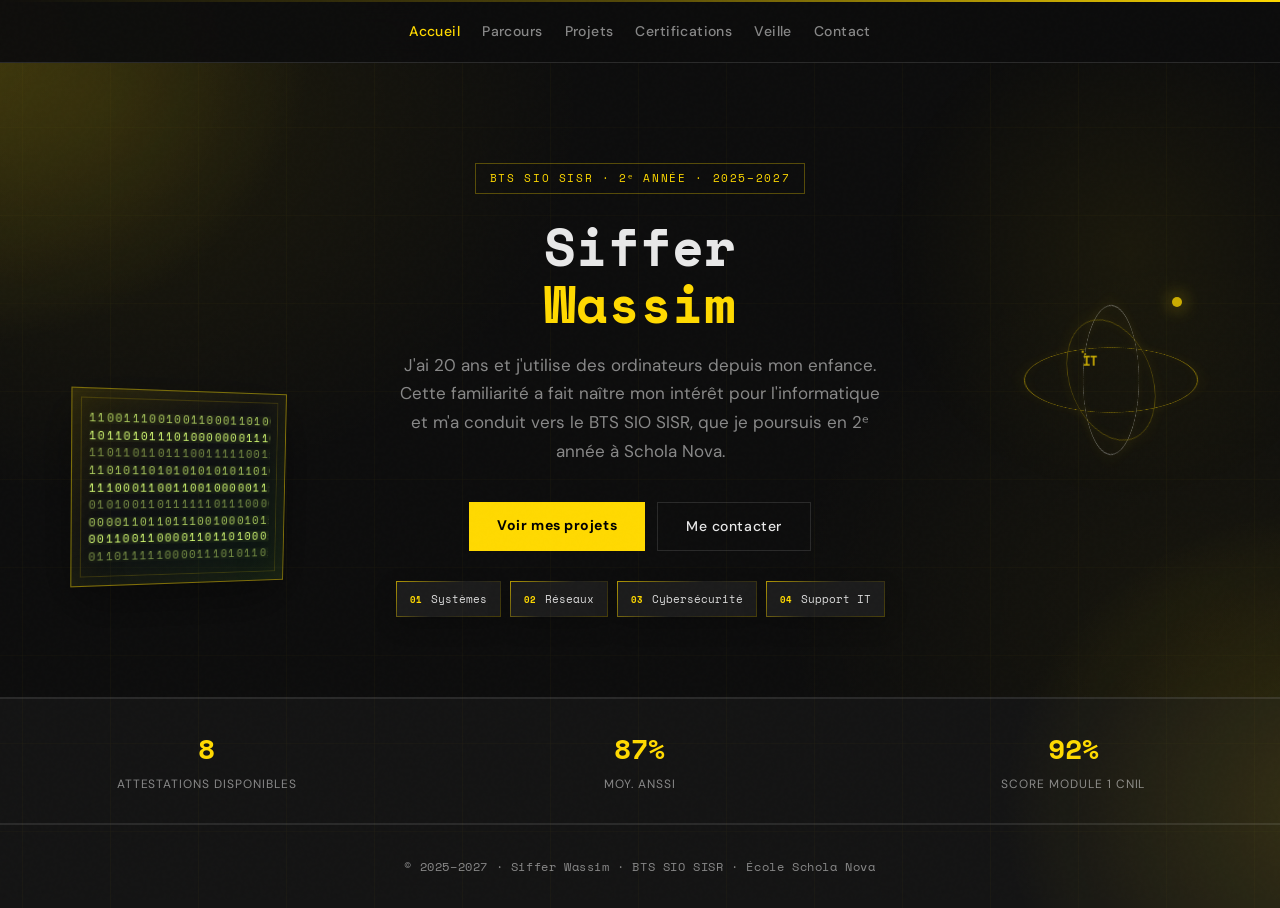
<file: index.html>
<!DOCTYPE html>
<html lang="fr">
<head>
    <meta charset="UTF-8">
    <meta name="viewport" content="width=device-width, initial-scale=1.0">
    <title>Accueil · Portfolio Wassim Siffer</title>
    <link href="https://fonts.googleapis.com/css2?family=Space+Mono:wght@400;700&family=DM+Sans:wght@300;400;500;600;700&display=swap" rel="stylesheet">
    <link rel="stylesheet" href="styles/style.css">
</head>
<body>
    <header>
        <nav class="container" style="justify-content: center;">
            <ul class="nav-links"><li><a href="index.html" aria-current="page">Accueil</a></li><li><a href="parcours.html">Parcours</a></li><li><a href="projets.html">Projets</a></li><li><a href="certifications.html">Certifications</a></li><li><a href="veille.html">Veille</a></li><li><a href="contact.html">Contact</a></li></ul>
        </nav>
    </header>
    <main>
        <section class="hero" id="accueil">
            <div class="hero-binary" aria-hidden="true">
                <div class="binary-frame">
                    <div class="binary-lines">
                        <span class="binary-line" data-binary-line>010110100101101001011010</span>
                        <span class="binary-line" data-binary-line>101001011010010110100101</span>
                        <span class="binary-line" data-binary-line>001101101001011010110010</span>
                        <span class="binary-line" data-binary-line>110010011010110100101101</span>
                        <span class="binary-line" data-binary-line>101101001011010010110100</span>
                        <span class="binary-line" data-binary-line>011010010110100101101001</span>
                        <span class="binary-line" data-binary-line>100101101001011010010110</span>
                        <span class="binary-line" data-binary-line>010011010110010110100101</span>
                        <span class="binary-line" data-binary-line>101010010110100101101001</span>
                    </div>
                </div>
            </div>
            <div class="hero-orbit" aria-hidden="true">
                <span class="orbit-ring orbit-ring-a"></span>
                <span class="orbit-ring orbit-ring-b"></span>
                <span class="orbit-ring orbit-ring-c"></span>
                <span class="orbit-cube" aria-hidden="true">
                    <span class="cube-core">
                        <span class="cube-face cube-front">IT</span>
                        <span class="cube-face cube-back"></span>
                        <span class="cube-face cube-right"></span>
                        <span class="cube-face cube-left"></span>
                        <span class="cube-face cube-top"></span>
                        <span class="cube-face cube-bottom"></span>
                    </span>
                </span>
                <span class="orbit-node"></span>
            </div>
            <div class="container">
                <div style="text-align: center; max-width: 700px; margin: 0 auto;">
                    <div class="hero-badge">BTS SIO SISR · 2ᵉ année · 2025–2027</div>
                    <h1>Siffer<br><span class="highlight">Wassim</span></h1>
                    <p class="subtitle" style="margin: 0 auto 36px;">J'ai 20 ans et j'utilise des ordinateurs depuis mon enfance. Cette familiarité a fait naître mon intérêt pour l'informatique et m'a conduit vers le BTS SIO SISR, que je poursuis en 2ᵉ année à Schola Nova.</p>
                    <div class="hero-cta" style="justify-content: center;">
                        <a href="projets.html#atelier-pro" class="btn-primary">Voir mes projets</a>
                        <a href="contact.html" class="btn-secondary">Me contacter</a>
                    </div>
                    <div class="hero-tech-strip" aria-label="Domaines étudiés et pratiqués">
                        <span class="hero-tech-chip"><b>01</b> Systèmes</span>
                        <span class="hero-tech-chip"><b>02</b> Réseaux</span>
                        <span class="hero-tech-chip"><b>03</b> Cybersécurité</span>
                        <span class="hero-tech-chip"><b>04</b> Support IT</span>
                    </div>
                </div>
            </div>
        </section>

        <div class="divider"></div>

<div class="stat-bar" style="grid-template-columns: repeat(3, 1fr);">
            <div class="stat-item">
                <div class="stat-number">8</div>
                <div class="stat-label">Attestations disponibles</div>
            </div>
            <div class="stat-item">
                <div class="stat-number">87%</div>
                <div class="stat-label">Moy. ANSSI</div>
            </div>
            <div class="stat-item">
                <div class="stat-number">92%</div>
                <div class="stat-label">Score module 1 CNIL</div>
            </div>
        </div>
    </main>
    <footer>
        <div class="container">
            <p>© 2025–2027 · Siffer Wassim · BTS SIO SISR · École Schola Nova</p>
        </div>
    </footer>
    <script defer src="scripts/script.js"></script>
</body>
</html>
</file>
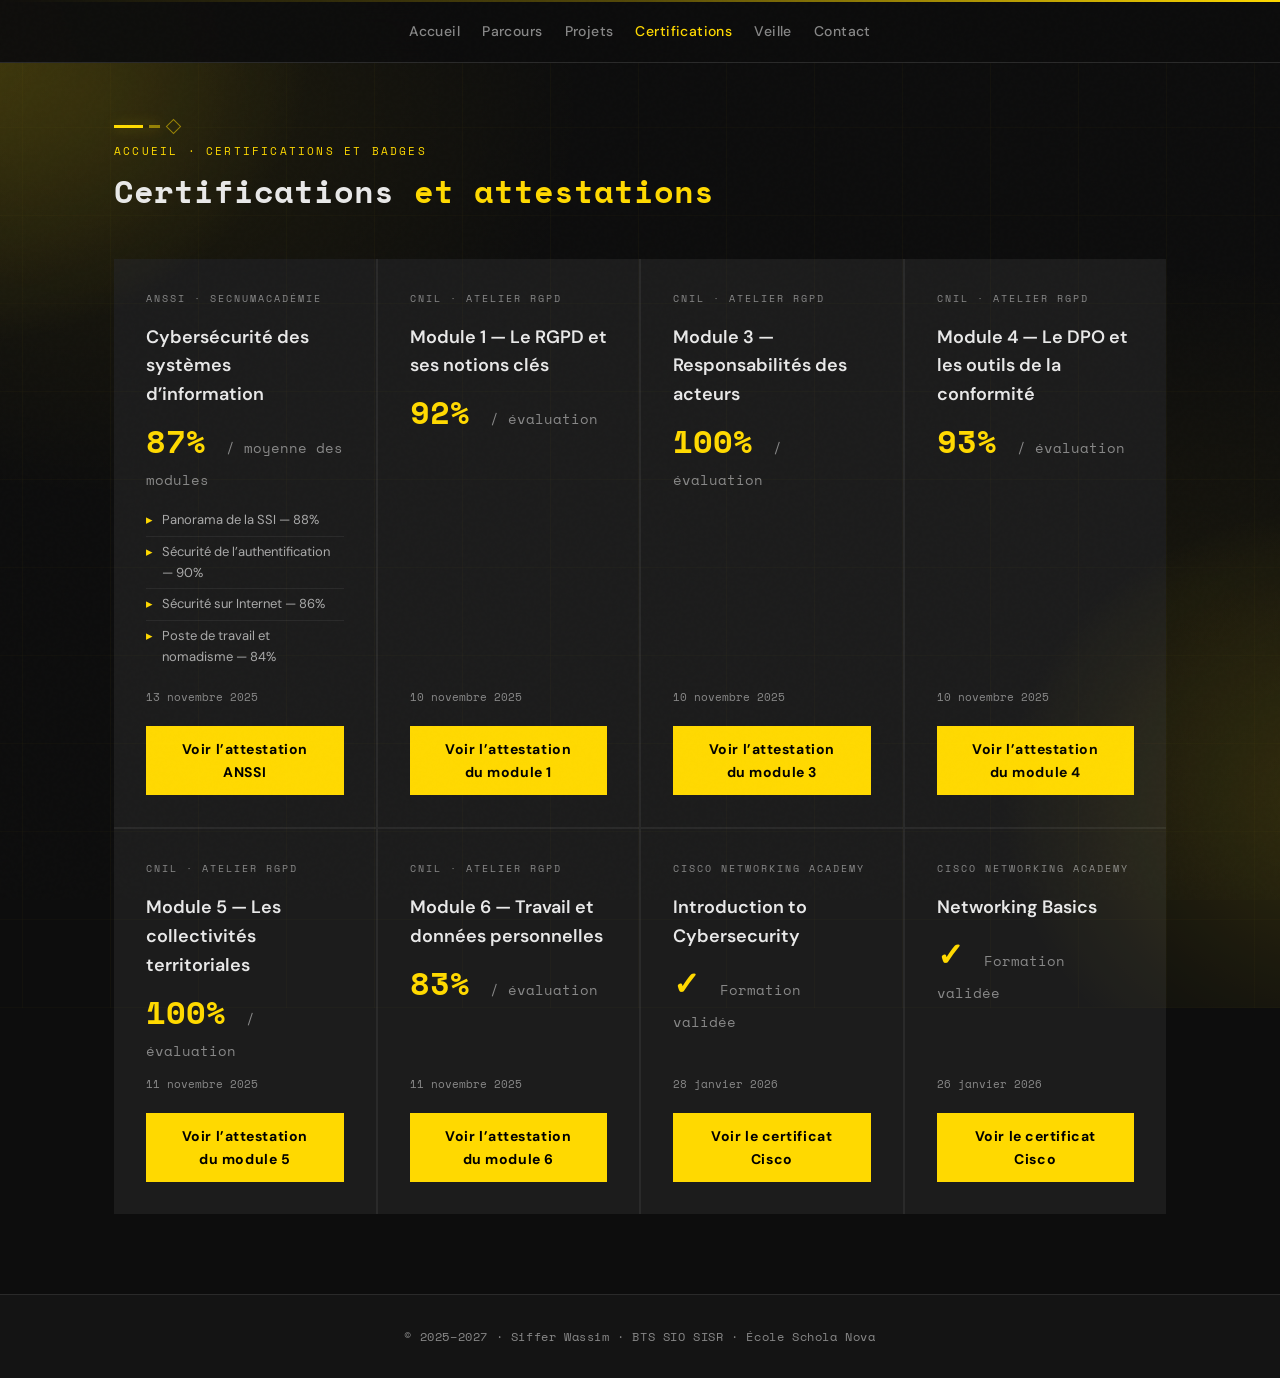
<file: certifications.html>
<!DOCTYPE html>
<html lang="fr">
<head>
    <meta charset="UTF-8">
    <meta name="viewport" content="width=device-width, initial-scale=1.0">
    <title>Certifications · Portfolio Wassim Siffer</title>
    <link href="https://fonts.googleapis.com/css2?family=Space+Mono:wght@400;700&family=DM+Sans:wght@300;400;500;600;700&display=swap" rel="stylesheet">
    <link rel="stylesheet" href="styles/style.css">
</head>
<body>
    <header>
        <nav class="container" style="justify-content: center;">
            <ul class="nav-links"><li><a href="index.html">Accueil</a></li><li><a href="parcours.html">Parcours</a></li><li><a href="projets.html">Projets</a></li><li><a href="certifications.html" aria-current="page">Certifications</a></li><li><a href="veille.html">Veille</a></li><li><a href="contact.html">Contact</a></li></ul>
        </nav>
    </header>
    <main>
        <section id="certifications">
            <div class="container">
                <div class="section-header">
                    <div class="section-eyebrow">Accueil · Certifications et badges</div>
                    <h2 class="section-title">Certifications <span>et attestations</span></h2>
                </div>
                <div class="certs-grid">

                    <div class="cert-card">
                        <div class="cert-issuer">ANSSI · SecNumacadémie</div>
                        <h3>Cybersécurité des systèmes d’information</h3>
                        <div class="cert-score">87% <span>/ moyenne des modules</span></div>
                        <ul class="cert-modules">
                            <li>Panorama de la SSI — 88%</li>
                            <li>Sécurité de l’authentification — 90%</li>
                            <li>Sécurité sur Internet — 86%</li>
                            <li>Poste de travail et nomadisme — 84%</li>
                        </ul>
                        <div class="cert-date">13 novembre 2025</div>
                        <a class="btn-primary cert-link" href="documents/certifications/anssi.pdf" target="_blank" rel="noopener">Voir l’attestation ANSSI</a>
                    </div>

                    <div class="cert-card">
                        <div class="cert-issuer">CNIL · Atelier RGPD</div>
                        <h3>Module 1 — Le RGPD et ses notions clés</h3>
                        <div class="cert-score">92% <span>/ évaluation</span></div>
                        <div class="cert-date">10 novembre 2025</div>
                        <a class="btn-primary cert-link" href="documents/certifications/cnil-module-1.pdf" target="_blank" rel="noopener">Voir l’attestation du module 1</a>
                    </div>

                    <div class="cert-card">
                        <div class="cert-issuer">CNIL · Atelier RGPD</div>
                        <h3>Module 3 — Responsabilités des acteurs</h3>
                        <div class="cert-score">100% <span>/ évaluation</span></div>
                        <div class="cert-date">10 novembre 2025</div>
                        <a class="btn-primary cert-link" href="documents/certifications/cnil-module-3.pdf" target="_blank" rel="noopener">Voir l’attestation du module 3</a>
                    </div>

                    <div class="cert-card">
                        <div class="cert-issuer">CNIL · Atelier RGPD</div>
                        <h3>Module 4 — Le DPO et les outils de la conformité</h3>
                        <div class="cert-score">93% <span>/ évaluation</span></div>
                        <div class="cert-date">10 novembre 2025</div>
                        <a class="btn-primary cert-link" href="documents/certifications/cnil-module-4.pdf" target="_blank" rel="noopener">Voir l’attestation du module 4</a>
                    </div>

                    <div class="cert-card">
                        <div class="cert-issuer">CNIL · Atelier RGPD</div>
                        <h3>Module 5 — Les collectivités territoriales</h3>
                        <div class="cert-score">100% <span>/ évaluation</span></div>
                        <div class="cert-date">11 novembre 2025</div>
                        <a class="btn-primary cert-link" href="documents/certifications/cnil-module-5.pdf" target="_blank" rel="noopener">Voir l’attestation du module 5</a>
                    </div>

                    <div class="cert-card">
                        <div class="cert-issuer">CNIL · Atelier RGPD</div>
                        <h3>Module 6 — Travail et données personnelles</h3>
                        <div class="cert-score">83% <span>/ évaluation</span></div>
                        <div class="cert-date">11 novembre 2025</div>
                        <a class="btn-primary cert-link" href="documents/certifications/cnil-module-6.pdf" target="_blank" rel="noopener">Voir l’attestation du module 6</a>
                    </div>

                    <div class="cert-card">
                        <div class="cert-issuer">Cisco Networking Academy</div>
                        <h3>Introduction to Cybersecurity</h3>
                        <div class="cert-score">✓ <span>Formation validée</span></div>
                        <div class="cert-date">28 janvier 2026</div>
                        <a class="btn-primary cert-link" href="documents/certifications/cisco-introduction-cybersecurity.pdf" target="_blank" rel="noopener">Voir le certificat Cisco</a>
                    </div>

                    <div class="cert-card">
                        <div class="cert-issuer">Cisco Networking Academy</div>
                        <h3>Networking Basics</h3>
                        <div class="cert-score">✓ <span>Formation validée</span></div>
                        <div class="cert-date">26 janvier 2026</div>
                        <a class="btn-primary cert-link" href="documents/certifications/cisco-networking-basics.pdf" target="_blank" rel="noopener">Voir le certificat Cisco</a>
                    </div>

                </div>
            </div>
        </section>
    </main>
    <footer>
        <div class="container">
            <p>© 2025–2027 · Siffer Wassim · BTS SIO SISR · École Schola Nova</p>
        </div>
    </footer>
    <script defer src="scripts/script.js"></script>
</body>
</html>
</file>
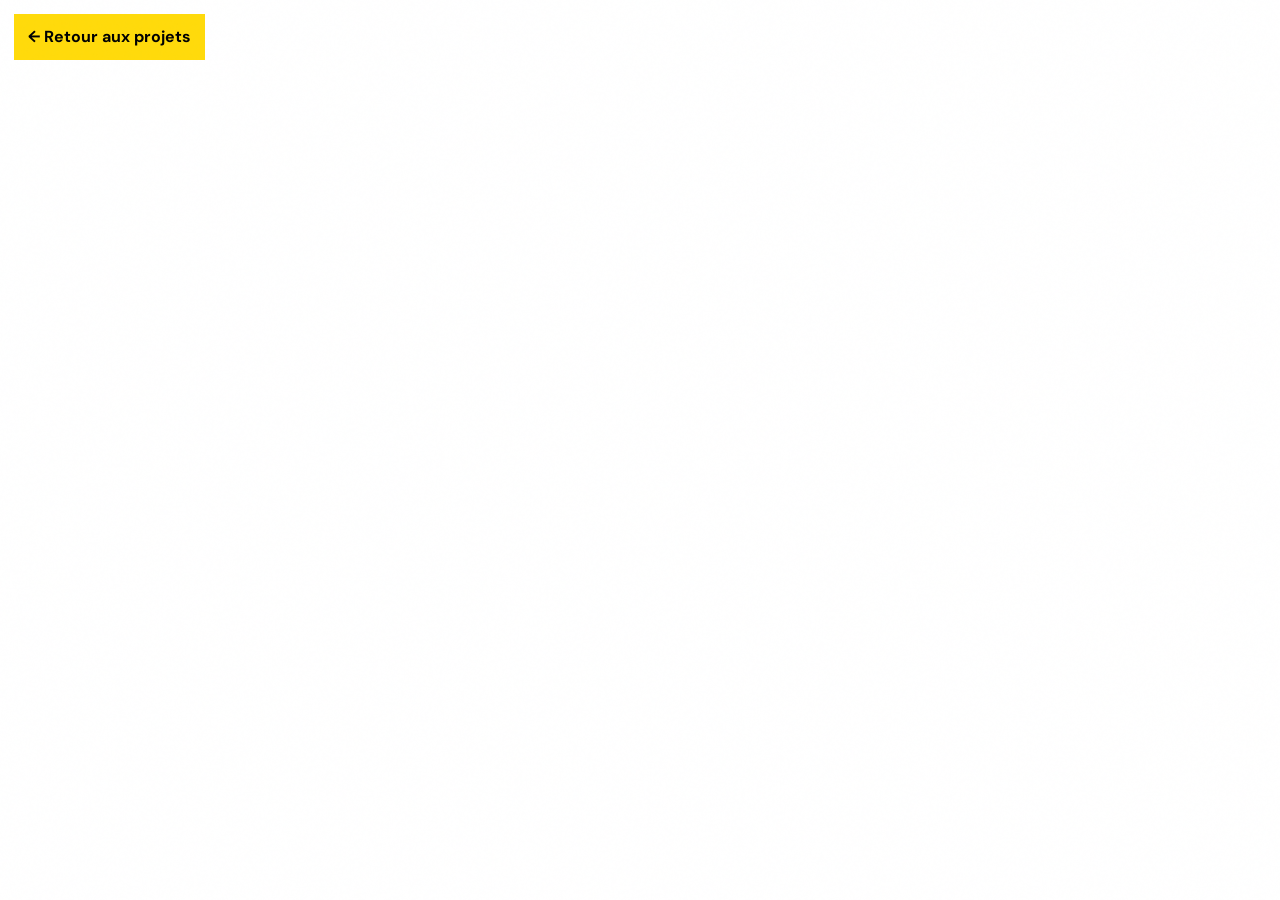
<file: compte-rendu-alternance.html>
<!DOCTYPE html>
<html lang="fr">
<head>
    <meta charset="UTF-8">
    <meta name="viewport" content="width=device-width, initial-scale=1.0">
    <title>Compte rendu d’alternance · Portfolio Wassim Siffer</title>
    <link href="https://fonts.googleapis.com/css2?family=Space+Mono:wght@400;700&family=DM+Sans:wght@300;400;500;600;700&display=swap" rel="stylesheet">
    <link rel="stylesheet" href="styles/style.css">
</head>
<body class="viewer-page">
    <a class="viewer-back" href="projets.html">← Retour aux projets</a>
    <iframe class="fullpage-viewer" src="https://view.officeapps.live.com/op/embed.aspx?src=https%3A%2F%2Fwassim213s.github.io%2FPortfolio%2Fdocuments%2FProjet_Alternance_BTS_SIO_SISR.docx" title="Compte rendu du projet d’alternance à la mairie de Saint-Maur-des-Fossés" allowfullscreen></iframe>
</body>
</html>
</file>
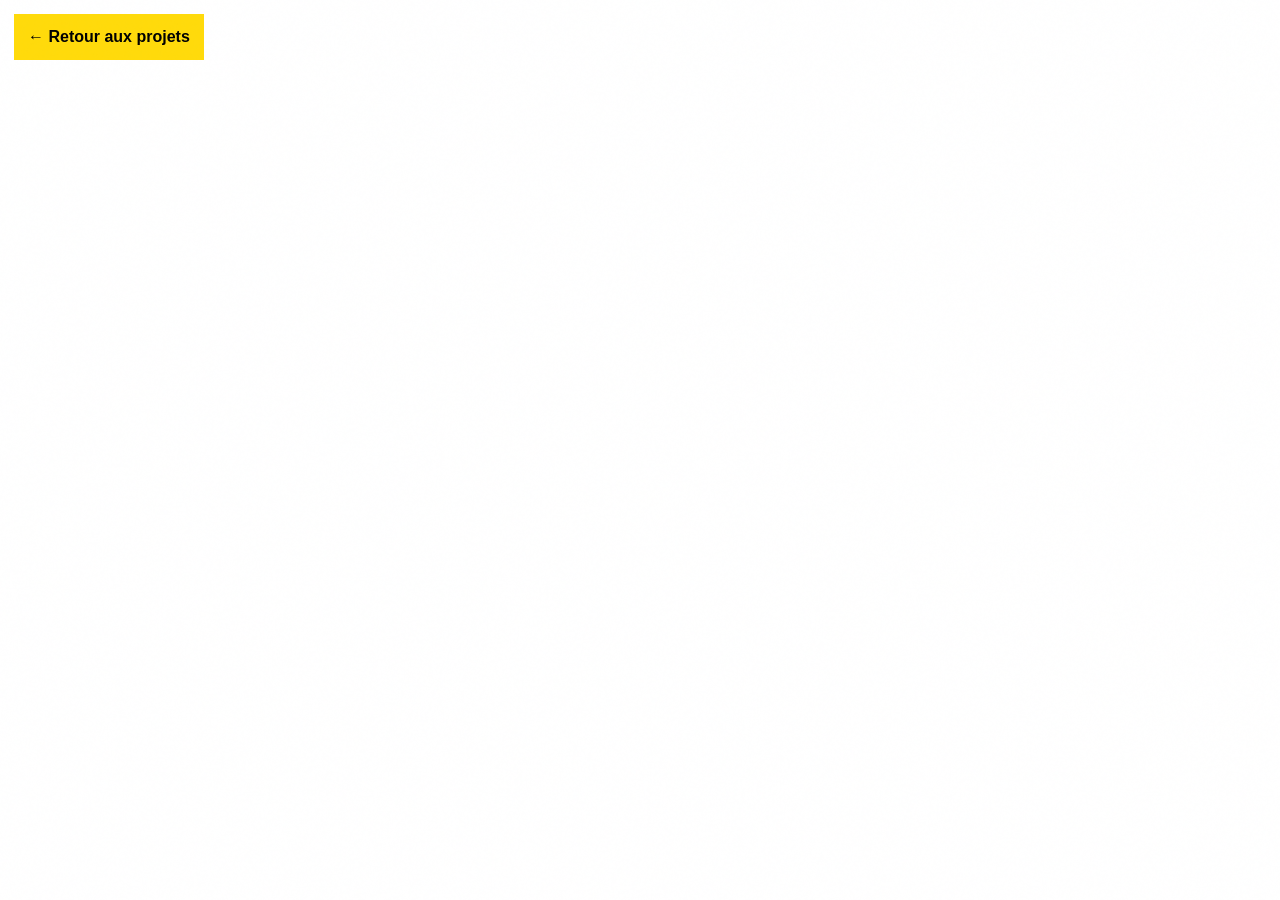
<file: compte-rendu-biotech-systeme.html>
<!DOCTYPE html>
<html lang="fr">
<head>
    <meta charset="UTF-8">
    <meta name="viewport" content="width=device-width, initial-scale=1.0">
    <title>BioTech · Compte rendu partie système</title>
    <link rel="stylesheet" href="styles/style.css">
</head>
<body class="viewer-page">
    <a class="viewer-back" href="projets.html">← Retour aux projets</a>
    <iframe class="fullpage-viewer" src="documents/Wassim_Missions_3_et_4_Compte_rendu_BioTech.pdf" title="Compte rendu BioTech, missions 3 et 4, partie système" allowfullscreen></iframe>
</body>
</html>
</file>
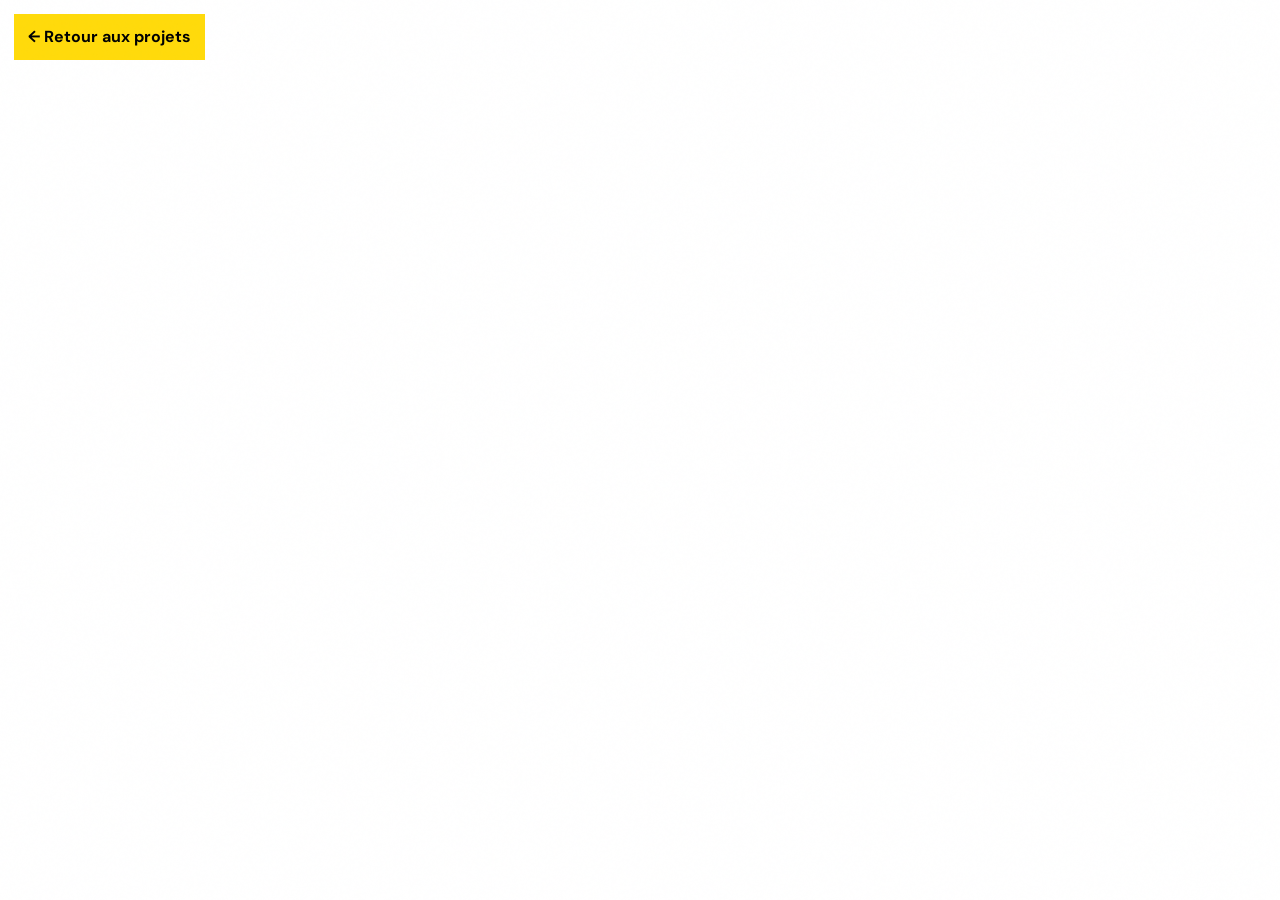
<file: compte-rendu-biotech.html>
<!DOCTYPE html>
<html lang="fr">
<head>
    <meta charset="UTF-8">
    <meta name="viewport" content="width=device-width, initial-scale=1.0">
    <title>Compte rendu BioTech · Portfolio Wassim Siffer</title>
    <link href="https://fonts.googleapis.com/css2?family=Space+Mono:wght@400;700&family=DM+Sans:wght@300;400;500;600;700&display=swap" rel="stylesheet">
    <link rel="stylesheet" href="styles/style.css">
</head>
<body class="viewer-page">
    <a class="viewer-back" href="projets.html">← Retour aux projets</a>
    <iframe class="fullpage-viewer" src="documents/Wassim_Compte_rendu_BIOTECH.pdf" title="Compte rendu du projet BioTech" allowfullscreen></iframe>
</body>
</html>
</file>
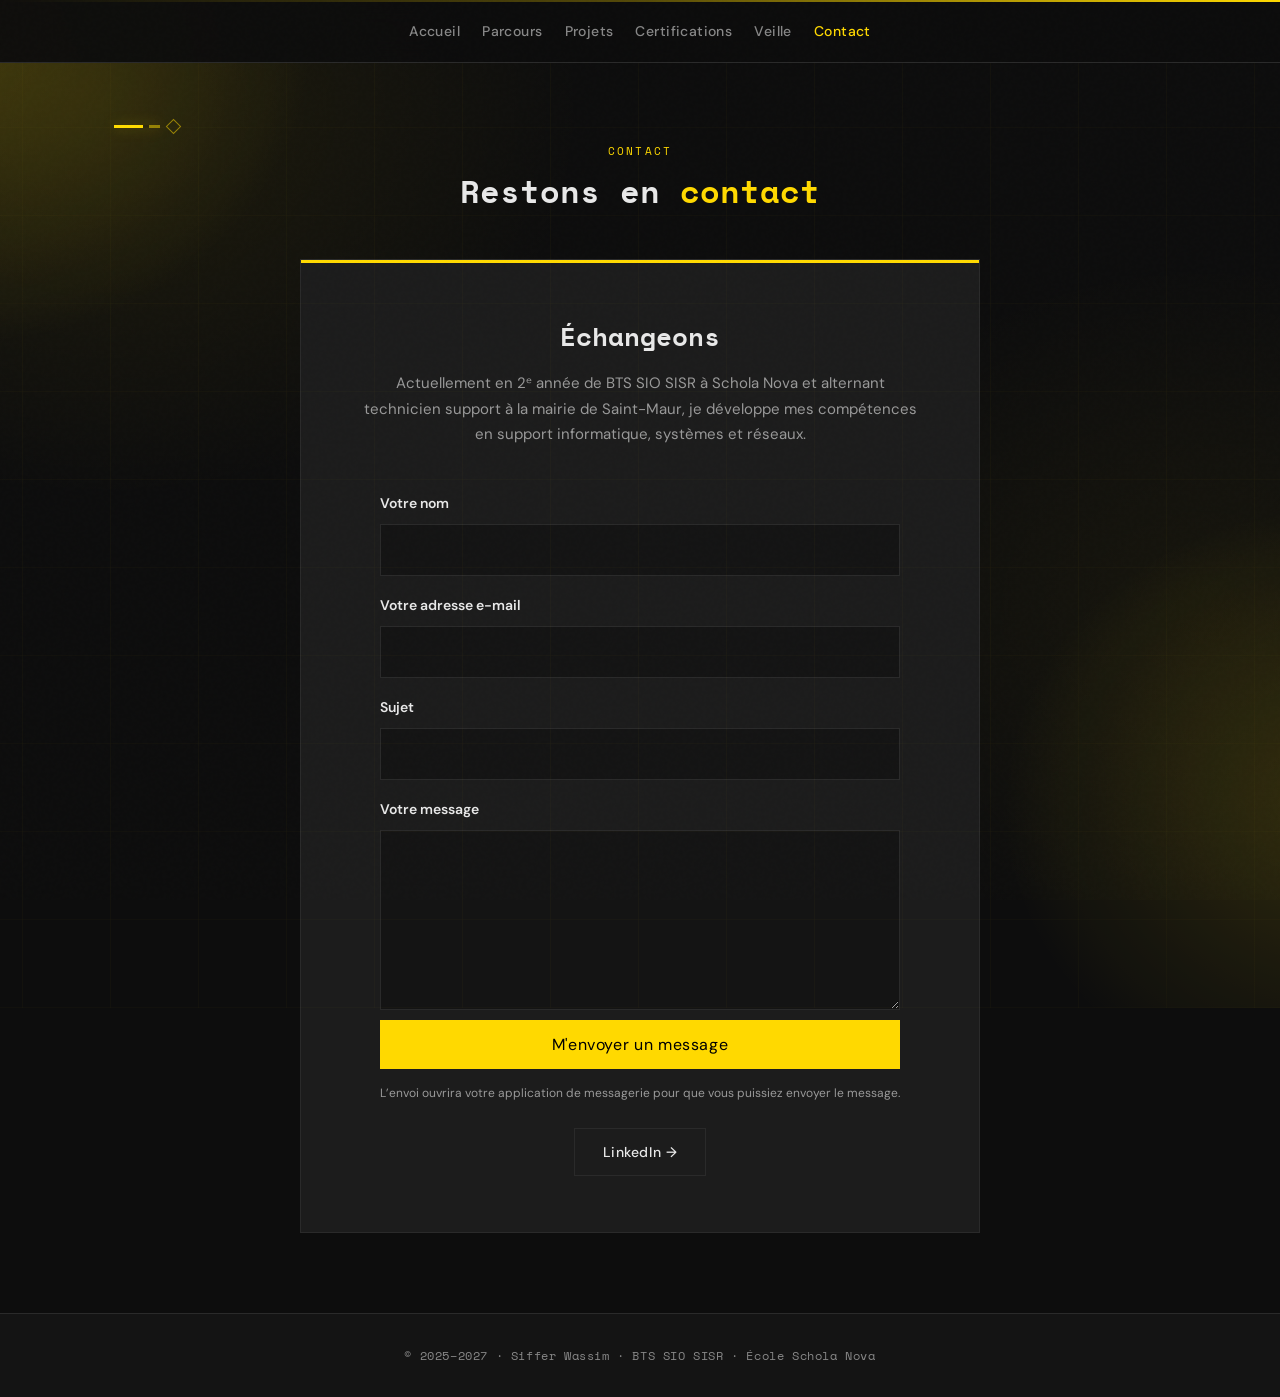
<file: contact.html>
<!DOCTYPE html>
<html lang="fr">
<head>
    <meta charset="UTF-8">
    <meta name="viewport" content="width=device-width, initial-scale=1.0">
    <title>Contact · Portfolio Wassim Siffer</title>
    <link href="https://fonts.googleapis.com/css2?family=Space+Mono:wght@400;700&family=DM+Sans:wght@300;400;500;600;700&display=swap" rel="stylesheet">
    <link rel="stylesheet" href="styles/style.css">
</head>
<body>
    <header>
        <nav class="container" style="justify-content: center;">
            <ul class="nav-links"><li><a href="index.html">Accueil</a></li><li><a href="parcours.html">Parcours</a></li><li><a href="projets.html">Projets</a></li><li><a href="certifications.html">Certifications</a></li><li><a href="veille.html">Veille</a></li><li><a href="contact.html" aria-current="page">Contact</a></li></ul>
        </nav>
    </header>
    <main>
        <section id="contact">
            <div class="container">
                <div class="section-header" style="text-align:center;">
                    <div class="section-eyebrow">Contact</div>
                    <h2 class="section-title">Restons en <span>contact</span></h2>
                </div>
                <div class="contact-box">
                    <h3>Échangeons</h3>
                    <p>Actuellement en 2ᵉ année de BTS SIO SISR à Schola Nova et alternant technicien support à la mairie de Saint-Maur, je développe mes compétences en support informatique, systèmes et réseaux.</p>
                    <form class="contact-form" id="contact-form">
                        <label for="contact-name">Votre nom</label>
                        <input id="contact-name" name="name" type="text" autocomplete="name" required>

                        <label for="contact-email">Votre adresse e-mail</label>
                        <input id="contact-email" name="email" type="email" autocomplete="email" required>

                        <label for="contact-subject">Sujet</label>
                        <input id="contact-subject" name="subject" type="text" required>

                        <label for="contact-message">Votre message</label>
                        <textarea id="contact-message" name="message" rows="6" required></textarea>

                        <button type="submit" class="btn-primary">M'envoyer un message</button>
                        <p class="contact-note">L’envoi ouvrira votre application de messagerie pour que vous puissiez envoyer le message.</p>
                    </form>
                    <div class="contact-btns">
                        <a href="https://www.linkedin.com/in/wassim-siffer-3b3700348/" target="_blank" class="btn-secondary">LinkedIn →</a>
                    </div>
                </div>
            </div>
        </section>
    </main>
    <footer>
        <div class="container">
            <p>© 2025–2027 · Siffer Wassim · BTS SIO SISR · École Schola Nova</p>
        </div>
    </footer>
    <script defer src="scripts/script.js"></script>
</body>
</html>
</file>
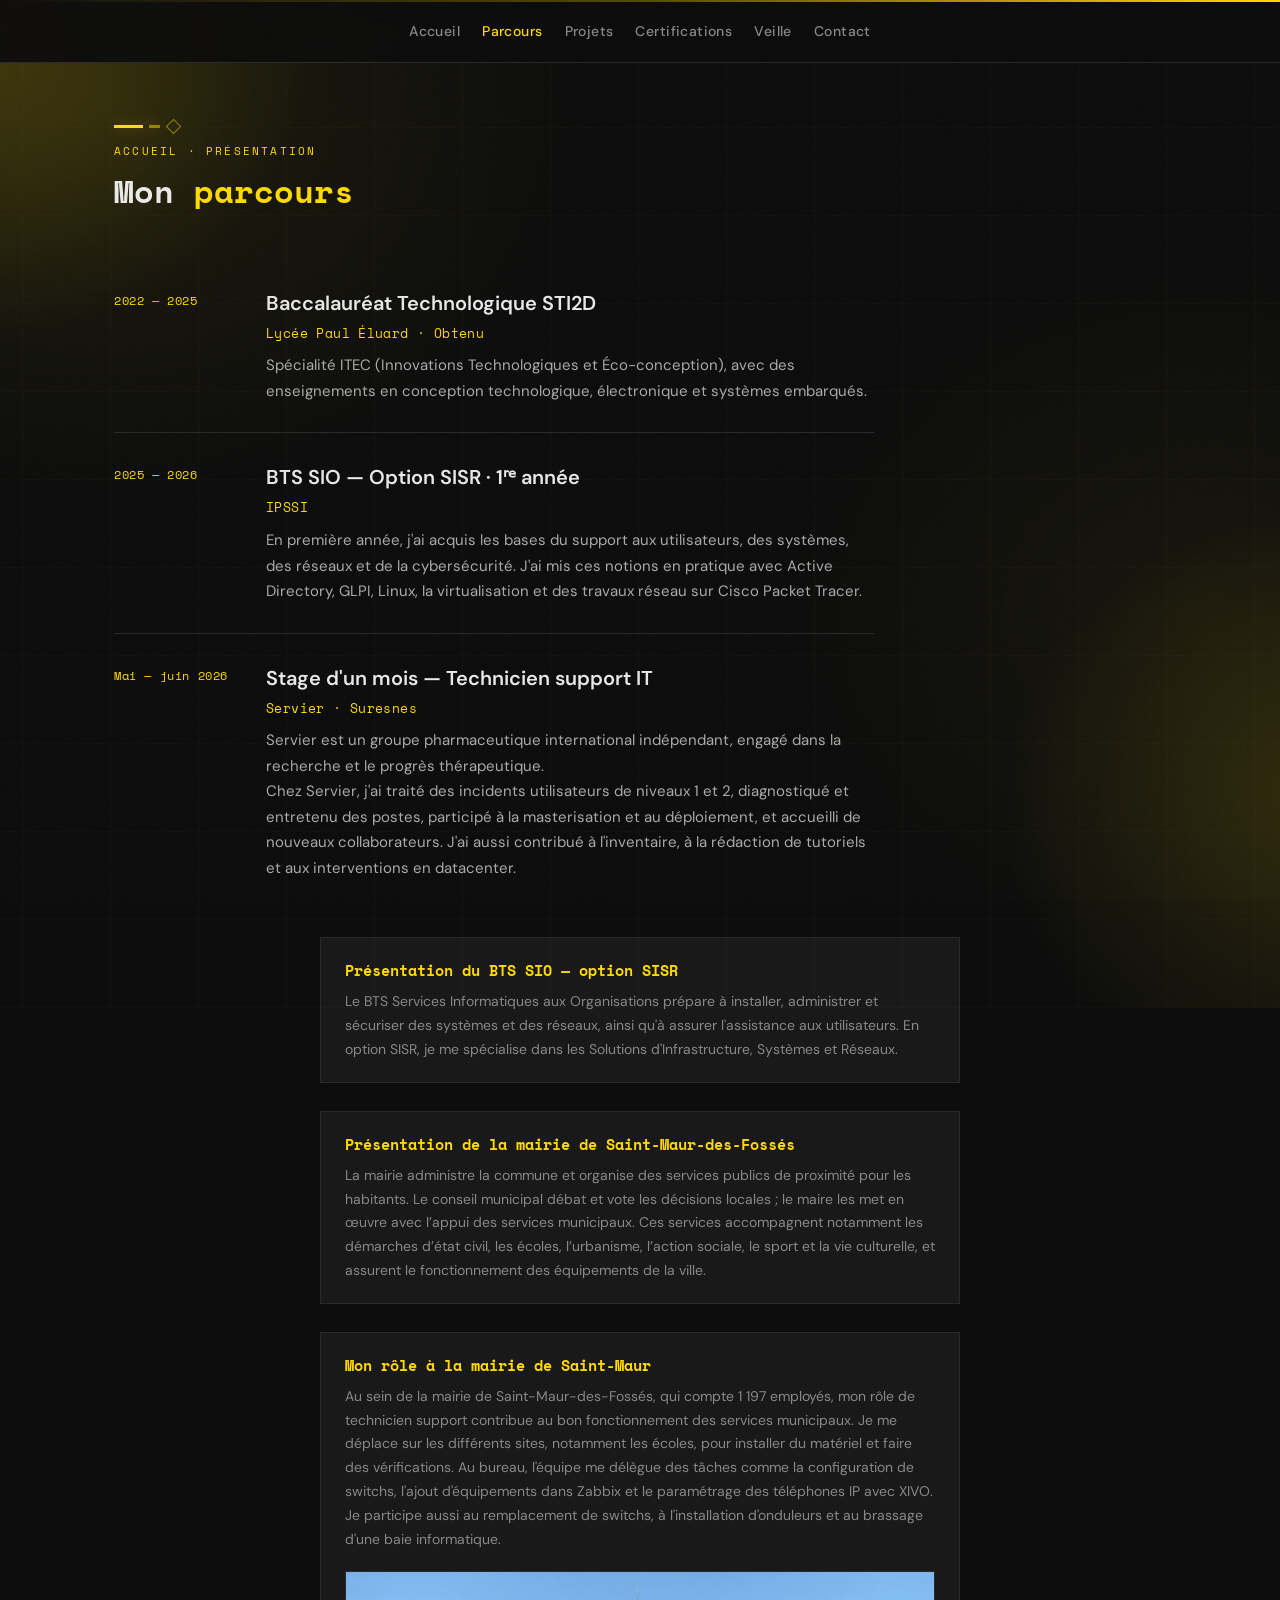
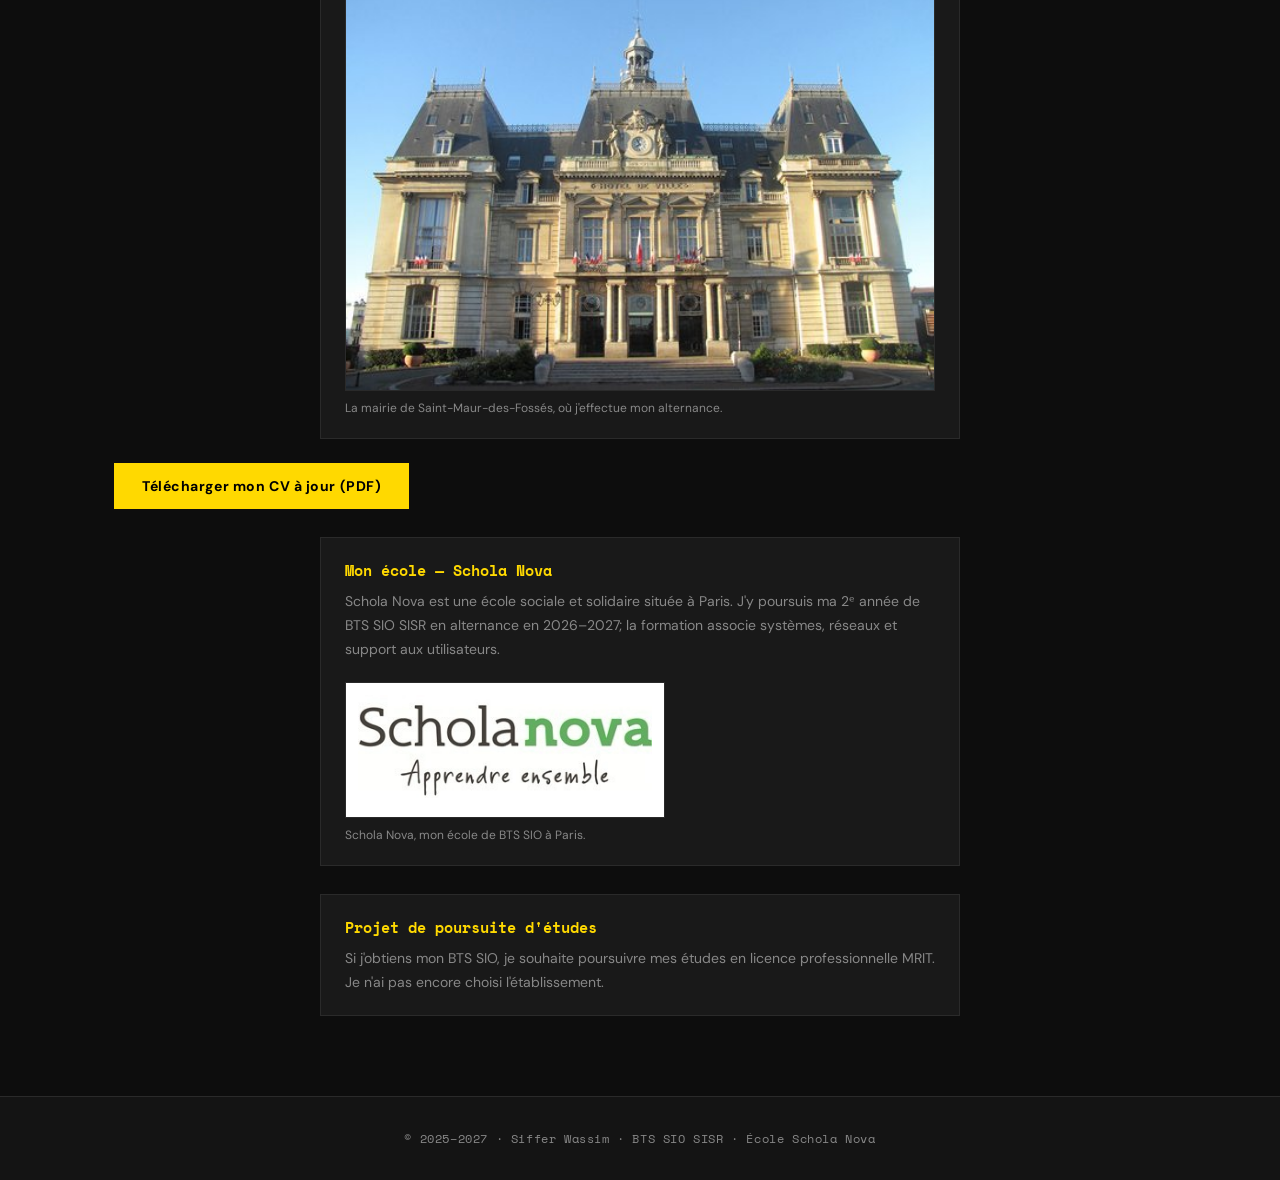
<file: parcours.html>
<!DOCTYPE html>
<html lang="fr">
<head>
    <meta charset="UTF-8">
    <meta name="viewport" content="width=device-width, initial-scale=1.0">
    <title>Parcours · Portfolio Wassim Siffer</title>
    <link href="https://fonts.googleapis.com/css2?family=Space+Mono:wght@400;700&family=DM+Sans:wght@300;400;500;600;700&display=swap" rel="stylesheet">
    <link rel="stylesheet" href="styles/style.css">
</head>
<body>
    <header>
        <nav class="container" style="justify-content: center;">
            <ul class="nav-links"><li><a href="index.html">Accueil</a></li><li><a href="parcours.html" aria-current="page">Parcours</a></li><li><a href="projets.html">Projets</a></li><li><a href="certifications.html">Certifications</a></li><li><a href="veille.html">Veille</a></li><li><a href="contact.html">Contact</a></li></ul>
        </nav>
    </header>
    <main>
        <section id="parcours">
            <div class="container">
                <div class="section-header">
                    <div class="section-eyebrow">Accueil · Présentation</div>
                    <h2 class="section-title">Mon <span>parcours</span></h2>
                </div>
                <div class="timeline">
                    <div class="timeline-item">
                        <div class="timeline-year">2022 — 2025</div>
                        <div class="timeline-content">
                            <h3>Baccalauréat Technologique STI2D</h3>
                            <div class="institution">Lycée Paul Éluard · Obtenu</div>
                            <p>Spécialité ITEC (Innovations Technologiques et Éco-conception), avec des enseignements en conception technologique, électronique et systèmes embarqués.</p>
                        </div>
                    </div>
                    <div class="timeline-item">
                        <div class="timeline-year">2025 — 2026</div>
                        <div class="timeline-content">
                            <h3>BTS SIO — Option SISR · 1ʳᵉ année</h3>
                            <div class="institution">IPSSI</div>
                            <p>En première année, j'ai acquis les bases du support aux utilisateurs, des systèmes, des réseaux et de la cybersécurité. J'ai mis ces notions en pratique avec Active Directory, GLPI, Linux, la virtualisation et des travaux réseau sur Cisco Packet Tracer.</p>
                        </div>
                    </div>
                    <div class="timeline-item">
                        <div class="timeline-year">Mai — juin 2026</div>
                        <div class="timeline-content">
                            <h3>Stage d'un mois — Technicien support IT</h3>
                            <div class="institution">Servier · Suresnes</div>
                            <p>Servier est un groupe pharmaceutique international indépendant, engagé dans la recherche et le progrès thérapeutique.</p>
                            <p>Chez Servier, j'ai traité des incidents utilisateurs de niveaux 1 et 2, diagnostiqué et entretenu des postes, participé à la masterisation et au déploiement, et accueilli de nouveaux collaborateurs. J'ai aussi contribué à l'inventaire, à la rédaction de tutoriels et aux interventions en datacenter.</p>
                        </div>
                    </div>
                </div>

                <div class="hero-role">
                    <h2>Présentation du BTS SIO — option SISR</h2>
                    <p>Le BTS Services Informatiques aux Organisations prépare à installer, administrer et sécuriser des systèmes et des réseaux, ainsi qu'à assurer l'assistance aux utilisateurs. En option SISR, je me spécialise dans les Solutions d'Infrastructure, Systèmes et Réseaux.</p>
                </div>
                <div class="hero-role">
                    <h2>Présentation de la mairie de Saint-Maur-des-Fossés</h2>
                    <p>La mairie administre la commune et organise des services publics de proximité pour les habitants. Le conseil municipal débat et vote les décisions locales ; le maire les met en œuvre avec l’appui des services municipaux. Ces services accompagnent notamment les démarches d’état civil, les écoles, l’urbanisme, l’action sociale, le sport et la vie culturelle, et assurent le fonctionnement des équipements de la ville.</p>
                </div>
                <div class="hero-role">
                    <h2>Mon rôle à la mairie de Saint-Maur</h2>
                    <p>Au sein de la mairie de Saint-Maur-des-Fossés, qui compte 1 197 employés, mon rôle de technicien support contribue au bon fonctionnement des services municipaux. Je me déplace sur les différents sites, notamment les écoles, pour installer du matériel et faire des vérifications. Au bureau, l'équipe me délègue des tâches comme la configuration de switchs, l'ajout d'équipements dans Zabbix et le paramétrage des téléphones IP avec XIVO. Je participe aussi au remplacement de switchs, à l'installation d'onduleurs et au brassage d'une baie informatique.</p>
                    <figure class="mairie-photo">
                        <img src="assets/images/mairie-saint-maur.jpg" alt="Façade de la mairie de Saint-Maur-des-Fossés">
                        <figcaption>La mairie de Saint-Maur-des-Fossés, où j'effectue mon alternance.</figcaption>
                    </figure>
                </div>
                <div class="hero-cta" style="margin-top: 24px;">
                    <a href="documents/CV_Wassim_SIFFER.pdf" class="btn-primary" download="CV_Wassim_SIFFER.pdf">Télécharger mon CV à jour (PDF)</a>
                </div>
                <div class="hero-role">
                    <h2>Mon école — Schola Nova</h2>
                    <p>Schola Nova est une école sociale et solidaire située à Paris. J'y poursuis ma 2ᵉ année de BTS SIO SISR en alternance en 2026–2027; la formation associe systèmes, réseaux et support aux utilisateurs.</p>
                    <figure class="school-logo">
                        <img src="assets/images/schola-nova.jpg" alt="Logo de l'école Schola Nova">
                        <figcaption>Schola Nova, mon école de BTS SIO à Paris.</figcaption>
                    </figure>
                </div>
                <div class="hero-role">
                    <h2>Projet de poursuite d'études</h2>
                    <p>Si j'obtiens mon BTS SIO, je souhaite poursuivre mes études en licence professionnelle MRIT. Je n'ai pas encore choisi l'établissement.</p>
                </div>
            </div>
        </section>
    </main>
    <footer>
        <div class="container">
            <p>© 2025–2027 · Siffer Wassim · BTS SIO SISR · École Schola Nova</p>
        </div>
    </footer>
    <script defer src="scripts/script.js"></script>
</body>
</html>
</file>
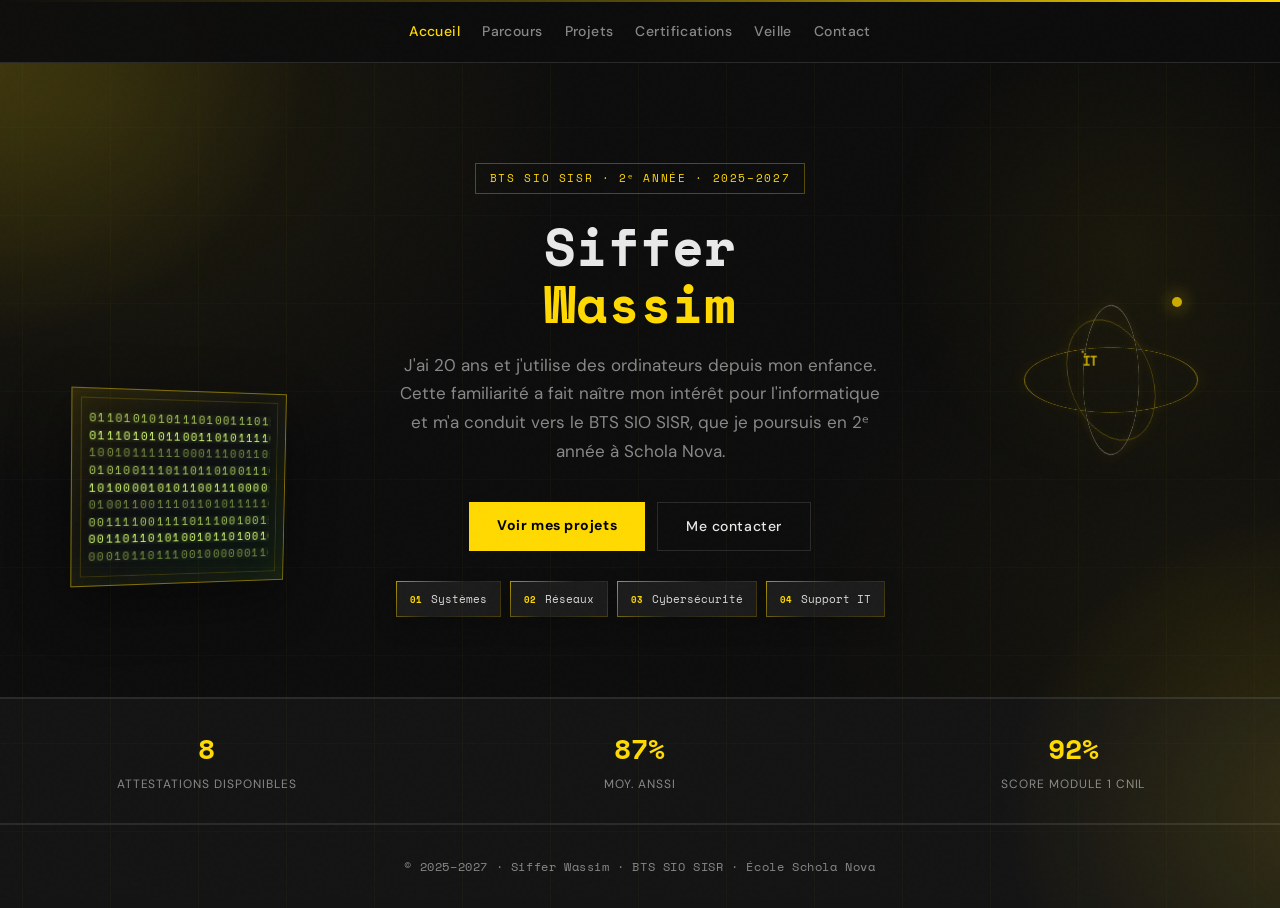
<file: portfolio.html>
<!DOCTYPE html>
<html lang="fr">
<head>
    <meta charset="UTF-8">
    <meta http-equiv="refresh" content="0; url=index.html">
    <meta name="viewport" content="width=device-width, initial-scale=1.0">
    <title>Portfolio Wassim Siffer</title>
</head>
<body>
    <p>Le portfolio est maintenant réparti sur plusieurs pages. <a href="index.html">Ouvrir l'accueil</a>.</p>
</body>
</html>
</file>
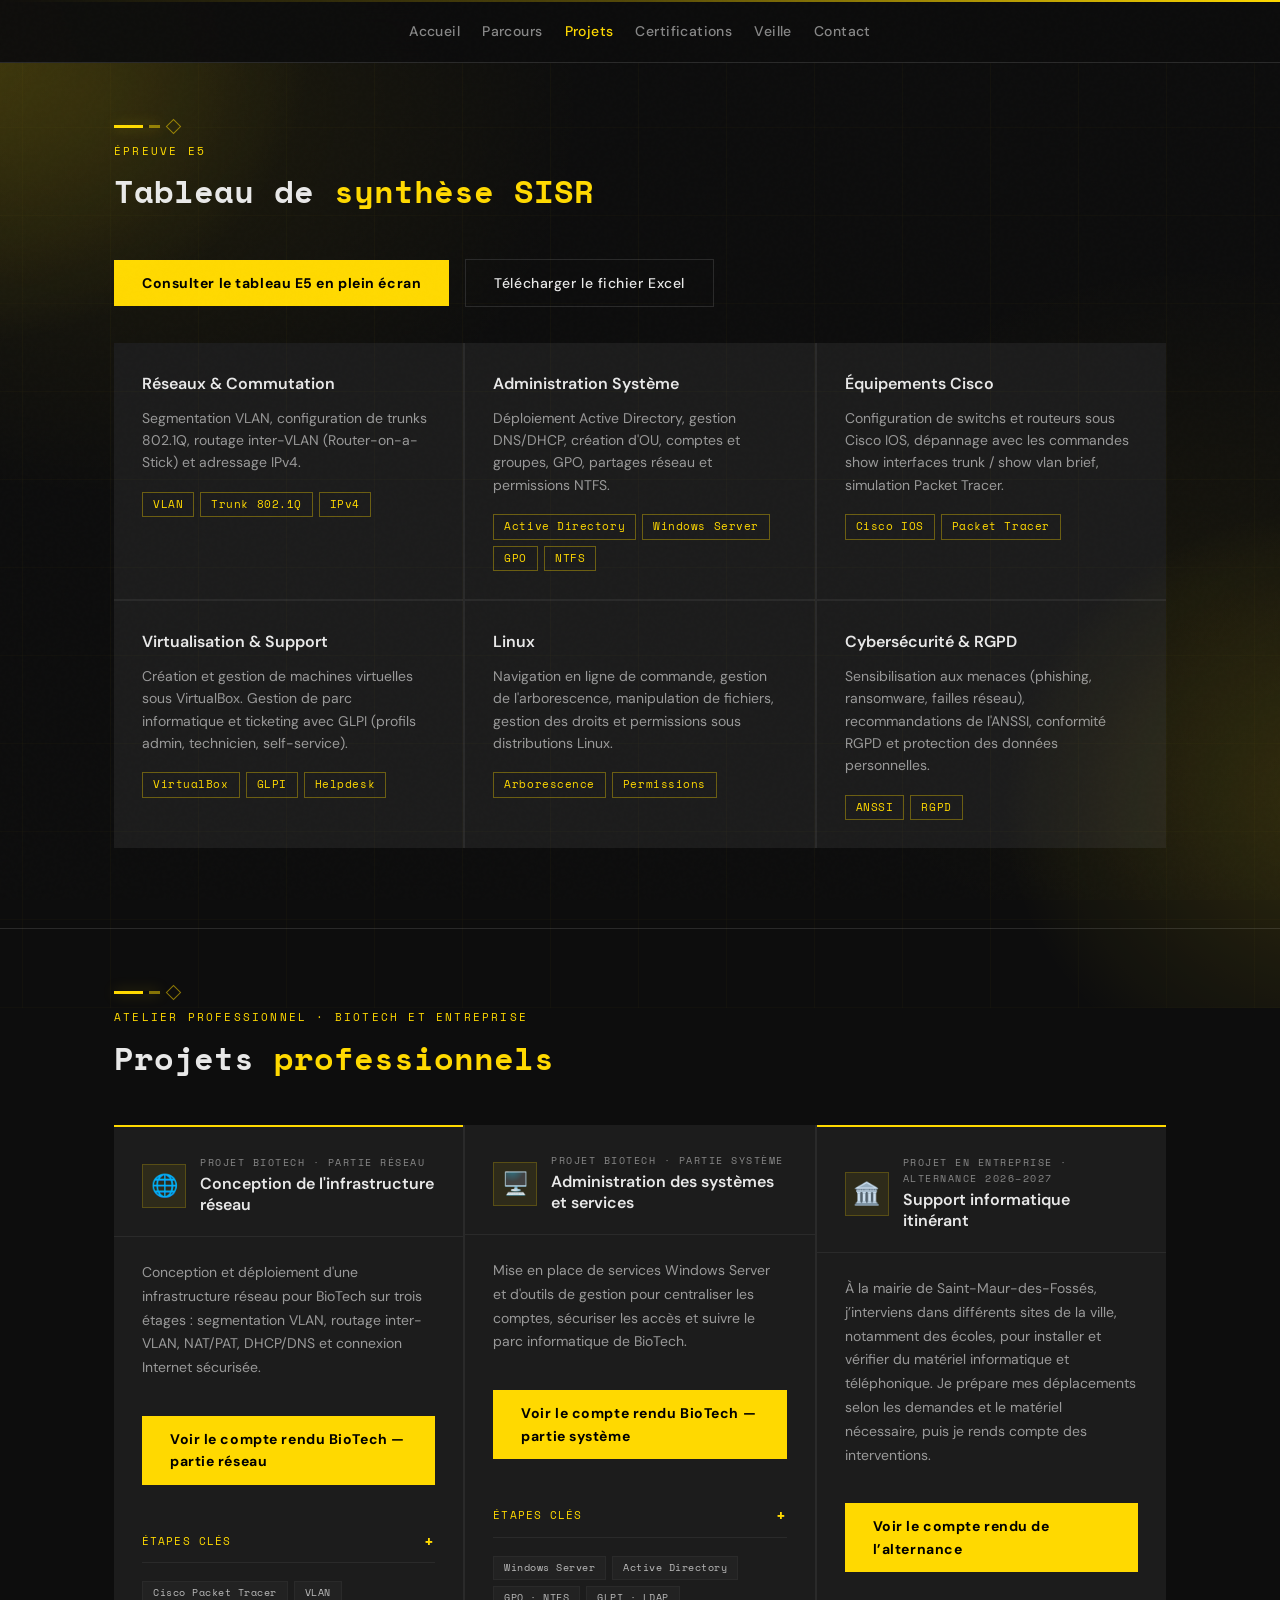
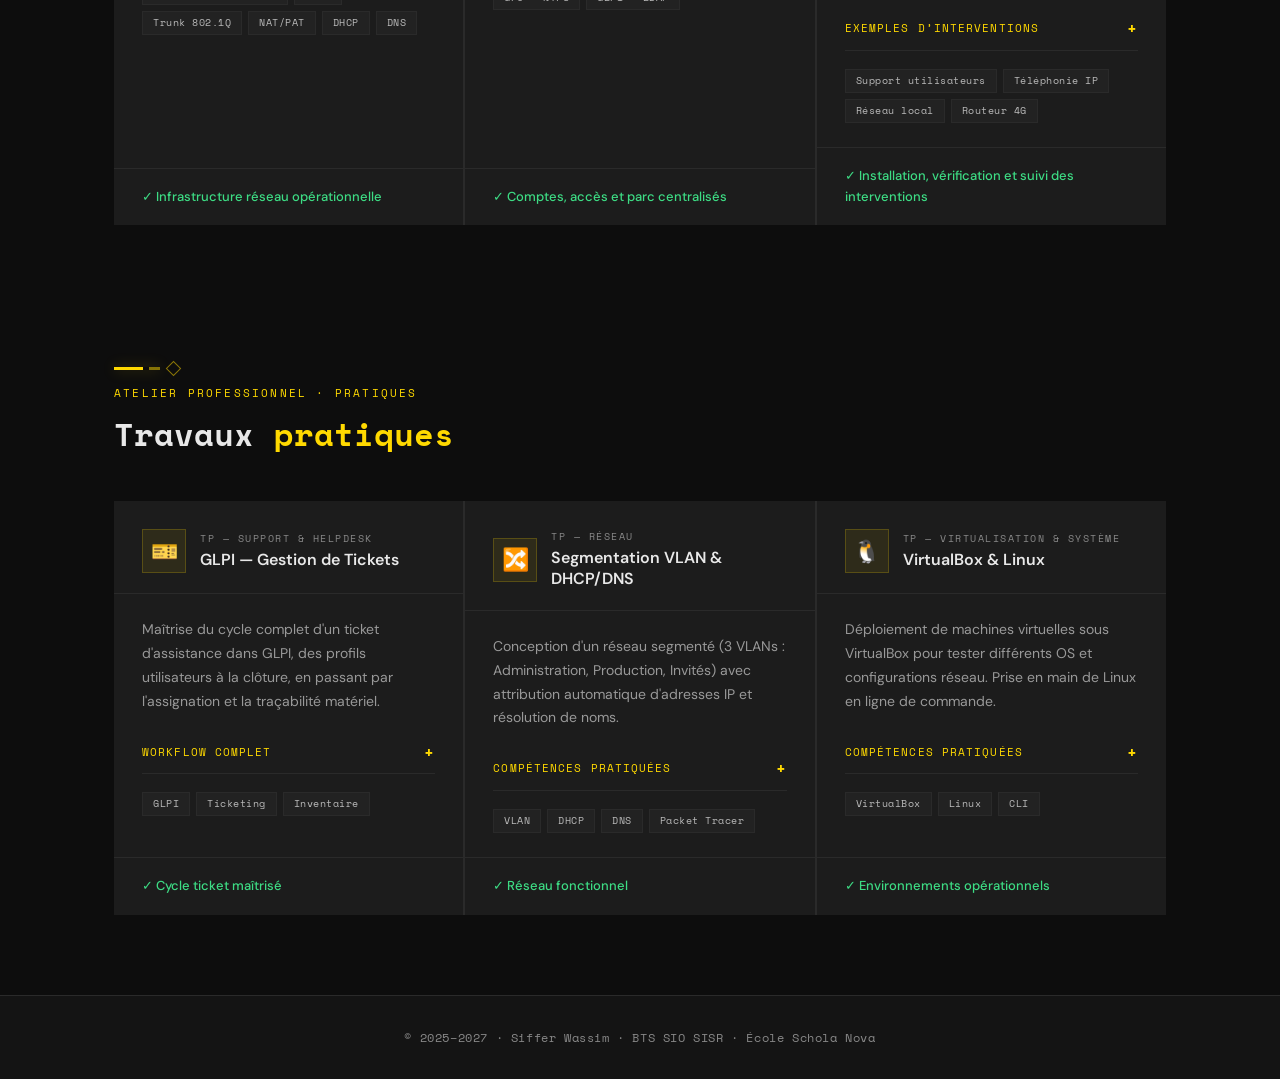
<file: projets.html>
<!DOCTYPE html>
<html lang="fr">
<head>
    <meta charset="UTF-8">
    <meta name="viewport" content="width=device-width, initial-scale=1.0">
    <title>Projets · Portfolio Wassim Siffer</title>
    <link href="https://fonts.googleapis.com/css2?family=Space+Mono:wght@400;700&family=DM+Sans:wght@300;400;500;600;700&display=swap" rel="stylesheet">
    <link rel="stylesheet" href="styles/style.css">
</head>
<body>
    <header>
        <nav class="container" style="justify-content: center;">
            <ul class="nav-links"><li><a href="index.html">Accueil</a></li><li><a href="parcours.html">Parcours</a></li><li><a href="projets.html" aria-current="page">Projets</a></li><li><a href="certifications.html">Certifications</a></li><li><a href="veille.html">Veille</a></li><li><a href="contact.html">Contact</a></li></ul>
        </nav>
    </header>
    <main>
        <section id="epreuves">
            <div class="container">
                <div class="section-header">
                    <div class="section-eyebrow">Épreuve E5</div>
                    <h2 class="section-title">Tableau de <span>synthèse SISR</span></h2>
                </div>
                <div class="report-button-row">
                    <a class="btn-primary" href="tableau-synthese.html">Consulter le tableau E5 en plein écran</a>
                    <a href="documents/Tableau_Synthese_E5_Wassim.xlsx" class="btn-secondary" download="Tableau_Synthese_E5_Wassim.xlsx">Télécharger le fichier Excel</a>
                </div>
                <div class="skills-grid">
                    <div class="skill-card">
                        <h3>Réseaux & Commutation</h3>
                        <p>Segmentation VLAN, configuration de trunks 802.1Q, routage inter-VLAN (Router-on-a-Stick) et adressage IPv4.</p>
                        <div class="tags">
                            <span class="tag">VLAN</span>
                            <span class="tag">Trunk 802.1Q</span>
                            <span class="tag">IPv4</span>
                        </div>
                    </div>
                    <div class="skill-card">
                        <h3>Administration Système</h3>
                        <p>Déploiement Active Directory, gestion DNS/DHCP, création d'OU, comptes et groupes, GPO, partages réseau et permissions NTFS.</p>
                        <div class="tags">
                            <span class="tag">Active Directory</span>
                            <span class="tag">Windows Server</span>
                            <span class="tag">GPO</span>
                            <span class="tag">NTFS</span>
                        </div>
                    </div>
                    <div class="skill-card">
                        <h3>Équipements Cisco</h3>
                        <p>Configuration de switchs et routeurs sous Cisco IOS, dépannage avec les commandes show interfaces trunk / show vlan brief, simulation Packet Tracer.</p>
                        <div class="tags">
                            <span class="tag">Cisco IOS</span>
                            <span class="tag">Packet Tracer</span>
                        </div>
                    </div>
                    <div class="skill-card">
                        <h3>Virtualisation & Support</h3>
                        <p>Création et gestion de machines virtuelles sous VirtualBox. Gestion de parc informatique et ticketing avec GLPI (profils admin, technicien, self-service).</p>
                        <div class="tags">
                            <span class="tag">VirtualBox</span>
                            <span class="tag">GLPI</span>
                            <span class="tag">Helpdesk</span>
                        </div>
                    </div>
                    <div class="skill-card">
                        <h3>Linux</h3>
                        <p>Navigation en ligne de commande, gestion de l'arborescence, manipulation de fichiers, gestion des droits et permissions sous distributions Linux.</p>
                        <div class="tags">
                            <span class="tag">Arborescence</span>
                            <span class="tag">Permissions</span>
                        </div>
                    </div>
                    <div class="skill-card">
                        <h3>Cybersécurité & RGPD</h3>
                        <p>Sensibilisation aux menaces (phishing, ransomware, failles réseau), recommandations de l'ANSSI, conformité RGPD et protection des données personnelles.</p>
                        <div class="tags">
                            <span class="tag">ANSSI</span>
                            <span class="tag">RGPD</span>
                        </div>
                    </div>
                </div>
            </div>
        </section>

        <div class="divider"></div>

<section id="atelier-pro">
            <div class="container">
                <div class="section-header">
                    <div class="section-eyebrow">Atelier professionnel · BioTech et entreprise</div>
                    <h2 class="section-title">Projets <span>professionnels</span></h2>
                </div>
                <div class="projects-grid enterprise-project-grid">
                    <div class="project-card" style="border-top: 2px solid var(--yellow);">
                        <div class="project-header">
                            <div class="project-icon-wrap">🌐</div>
                            <div class="project-meta">
                                <div class="project-type">Projet BioTech · Partie Réseau</div>
                                <h3>Conception de l'infrastructure réseau</h3>
                            </div>
                        </div>
                        <div class="project-body">
                            <p class="project-desc">Conception et déploiement d'une infrastructure réseau pour BioTech sur trois étages : segmentation VLAN, routage inter-VLAN, NAT/PAT, DHCP/DNS et connexion Internet sécurisée.</p>
                            <p class="hero-cta" style="margin: 18px 0;"><a class="btn-primary" href="compte-rendu-biotech.html">Voir le compte rendu BioTech — partie réseau</a></p>
                            <div class="project-steps">
                                <div class="step-title">Étapes clés</div>
                                <ul class="step-list">
                                    <li>Création de cinq VLAN pour les RH, le bureau d'études, les visiteurs, le management et les serveurs</li>
                                    <li>Configuration de trois switchs Cisco en mode access et trunk 802.1Q</li>
                                    <li>Mise en place du routage inter-VLAN avec Router-on-a-Stick</li>
                                    <li>Configuration du NAT/PAT pour l'accès Internet</li>
                                    <li>Déploiement du DHCP avec relais et du DNS intranet</li>
                                    <li>Validation de la connectivité DHCP, DNS et Internet</li>
                                </ul>
                            </div>
                            <div class="project-tech">
                                <span class="tech-badge">Cisco Packet Tracer</span>
                                <span class="tech-badge">VLAN</span>
                                <span class="tech-badge">Trunk 802.1Q</span>
                                <span class="tech-badge">NAT/PAT</span>
                                <span class="tech-badge">DHCP</span>
                                <span class="tech-badge">DNS</span>
                            </div>
                        </div>
                        <div class="project-footer">
                            <span class="result-label">✓ Infrastructure réseau opérationnelle</span>
                        </div>
                    </div>

                    <div class="project-card">
                        <div class="project-header">
                            <div class="project-icon-wrap">🖥️</div>
                            <div class="project-meta">
                                <div class="project-type">Projet BioTech · Partie Système</div>
                                <h3>Administration des systèmes et services</h3>
                            </div>
                        </div>
                        <div class="project-body">
                            <p class="project-desc">Mise en place de services Windows Server et d'outils de gestion pour centraliser les comptes, sécuriser les accès et suivre le parc informatique de BioTech.</p>
                            <p class="hero-cta" style="margin: 18px 0;"><a class="btn-primary" href="compte-rendu-biotech-systeme.html">Voir le compte rendu BioTech — partie système</a></p>
                            <div class="project-steps">
                                <div class="step-title">Étapes clés</div>
                                <ul class="step-list">
                                    <li>Déploiement d'Active Directory, DNS et DHCP, puis intégration de postes clients au domaine</li>
                                    <li>Organisation des utilisateurs et des groupes dans des unités adaptées aux services</li>
                                    <li>Sécurisation des partages avec des droits NTFS et déploiement de lecteurs par GPO</li>
                                    <li>Intégration de GLPI avec Active Directory/LDAP et inventaire automatisé des postes</li>
                                    <li>Configuration des habilitations GLPI pour cloisonner l'accès aux équipements par service</li>
                                </ul>
                            </div>
                            <div class="project-tech">
                                <span class="tech-badge">Windows Server</span>
                                <span class="tech-badge">Active Directory</span>
                                <span class="tech-badge">GPO · NTFS</span>
                                <span class="tech-badge">GLPI · LDAP</span>
                            </div>
                        </div>
                        <div class="project-footer">
                            <span class="result-label">✓ Comptes, accès et parc centralisés</span>
                        </div>
                    </div>
                    <div class="project-card" style="border-top: 2px solid var(--yellow);">
                        <div class="project-header">
                            <div class="project-icon-wrap">🏛️</div>
                            <div class="project-meta">
                                <div class="project-type">Projet en entreprise · Alternance 2026–2027</div>
                                <h3>Support informatique itinérant</h3>
                            </div>
                        </div>
                        <div class="project-body">
                            <p class="project-desc">À la mairie de Saint-Maur-des-Fossés, j’interviens dans différents sites de la ville, notamment des écoles, pour installer et vérifier du matériel informatique et téléphonique. Je prépare mes déplacements selon les demandes et le matériel nécessaire, puis je rends compte des interventions.</p>
                            <p class="hero-cta" style="margin: 18px 0;"><a class="btn-primary" href="compte-rendu-alternance.html">Voir le compte rendu de l’alternance</a></p>
                            <div class="project-steps">
                                <div class="step-title">Exemples d’interventions</div>
                                <ul class="step-list">
                                    <li>Installer et remplacer des téléphones, puis vérifier les appels entrants et sortants</li>
                                    <li>Installer un routeur 4G et vérifier la connexion réseau</li>
                                    <li>Brancher un onduleur et contrôler le fonctionnement du matériel</li>
                                    <li>Repérer les prises réseau et les équipements téléphoniques dans les écoles</li>
                                </ul>
                            </div>
                            <div class="project-tech">
                                <span class="tech-badge">Support utilisateurs</span>
                                <span class="tech-badge">Téléphonie IP</span>
                                <span class="tech-badge">Réseau local</span>
                                <span class="tech-badge">Routeur 4G</span>
                            </div>
                        </div>
                        <div class="project-footer">
                            <span class="result-label">✓ Installation, vérification et suivi des interventions</span>
                        </div>
                    </div>
                </div>
            </div>
        </section>

<section id="tp">
            <div class="container">
                <div class="section-header">
                    <div class="section-eyebrow">Atelier professionnel · Pratiques</div>
                    <h2 class="section-title">Travaux <span>pratiques</span></h2>
                </div>
                <div class="projects-grid">

                    <!-- GLPI -->
                    <div class="project-card">
                        <div class="project-header">
                            <div class="project-icon-wrap">🎫</div>
                            <div class="project-meta">
                                <div class="project-type">TP — Support & Helpdesk</div>
                                <h3>GLPI — Gestion de Tickets</h3>
                            </div>
                        </div>
                        <div class="project-body">
                            <p class="project-desc">Maîtrise du cycle complet d'un ticket d'assistance dans GLPI, des profils utilisateurs à la clôture, en passant par l'assignation et la traçabilité matériel.</p>
                            <div class="project-steps">
                                <div class="step-title">Workflow complet</div>
                                <ul class="step-list">
                                    <li>Création compte utilisateur "Carl Paul" avec profil Self-Service</li>
                                    <li>Création du ticket côté utilisateur (urgence, description)</li>
                                    <li>Prise en charge technicien : auto-assignation + association matériel</li>
                                    <li>Résolution documentée → statut "Résolu" → validation utilisateur</li>
                                    <li>Clôture définitive du ticket avec historique complet</li>
                                </ul>
                            </div>
                            <div class="project-tech">
                                <span class="tech-badge">GLPI</span>
                                <span class="tech-badge">Ticketing</span>
                                <span class="tech-badge">Inventaire</span>
                            </div>
                        </div>
                        <div class="project-footer">
                            <span class="result-label">✓ Cycle ticket maîtrisé</span>
                        </div>
                    </div>

                    <!-- VLAN de base -->
                    <div class="project-card">
                        <div class="project-header">
                            <div class="project-icon-wrap">🔀</div>
                            <div class="project-meta">
                                <div class="project-type">TP — Réseau</div>
                                <h3>Segmentation VLAN & DHCP/DNS</h3>
                            </div>
                        </div>
                        <div class="project-body">
                            <p class="project-desc">Conception d'un réseau segmenté (3 VLANs : Administration, Production, Invités) avec attribution automatique d'adresses IP et résolution de noms.</p>
                            <div class="project-steps">
                                <div class="step-title">Compétences pratiquées</div>
                                <ul class="step-list">
                                    <li>Création et attribution de VLANs sur switch</li>
                                    <li>Ports en mode Access et Trunk</li>
                                    <li>Serveur DHCP avec plages d'adresses définies</li>
                                    <li>Résolution de noms opérationnelle</li>
                                </ul>
                            </div>
                            <div class="project-tech">
                                <span class="tech-badge">VLAN</span>
                                <span class="tech-badge">DHCP</span>
                                <span class="tech-badge">DNS</span>
                                <span class="tech-badge">Packet Tracer</span>
                            </div>
                        </div>
                        <div class="project-footer">
                            <span class="result-label">✓ Réseau fonctionnel</span>
                        </div>
                    </div>

                    <!-- VirtualBox / Linux -->
                    <div class="project-card">
                        <div class="project-header">
                            <div class="project-icon-wrap">🐧</div>
                            <div class="project-meta">
                                <div class="project-type">TP — Virtualisation & Système</div>
                                <h3>VirtualBox & Linux</h3>
                            </div>
                        </div>
                        <div class="project-body">
                            <p class="project-desc">Déploiement de machines virtuelles sous VirtualBox pour tester différents OS et configurations réseau. Prise en main de Linux en ligne de commande.</p>
                            <div class="project-steps">
                                <div class="step-title">Compétences pratiquées</div>
                                <ul class="step-list">
                                    <li>Installation et configuration de VMs (RAM, stockage, réseau)</li>
                                    <li>Navigation dans l'arborescence Linux (ls, cd, pwd, mkdir…)</li>
                                    <li>Gestion des fichiers et des permissions (chmod, chown)</li>
                                    <li>Isolation des environnements de test</li>
                                </ul>
                            </div>
                            <div class="project-tech">
                                <span class="tech-badge">VirtualBox</span>
                                <span class="tech-badge">Linux</span>
                                <span class="tech-badge">CLI</span>
                            </div>
                        </div>
                        <div class="project-footer">
                            <span class="result-label">✓ Environnements opérationnels</span>
                        </div>
                    </div>

                </div>
            </div>
        </section>

        
    </main>
    <footer>
        <div class="container">
            <p>© 2025–2027 · Siffer Wassim · BTS SIO SISR · École Schola Nova</p>
        </div>
    </footer>
    <script defer src="scripts/script.js"></script>
</body>
</html>
</file>
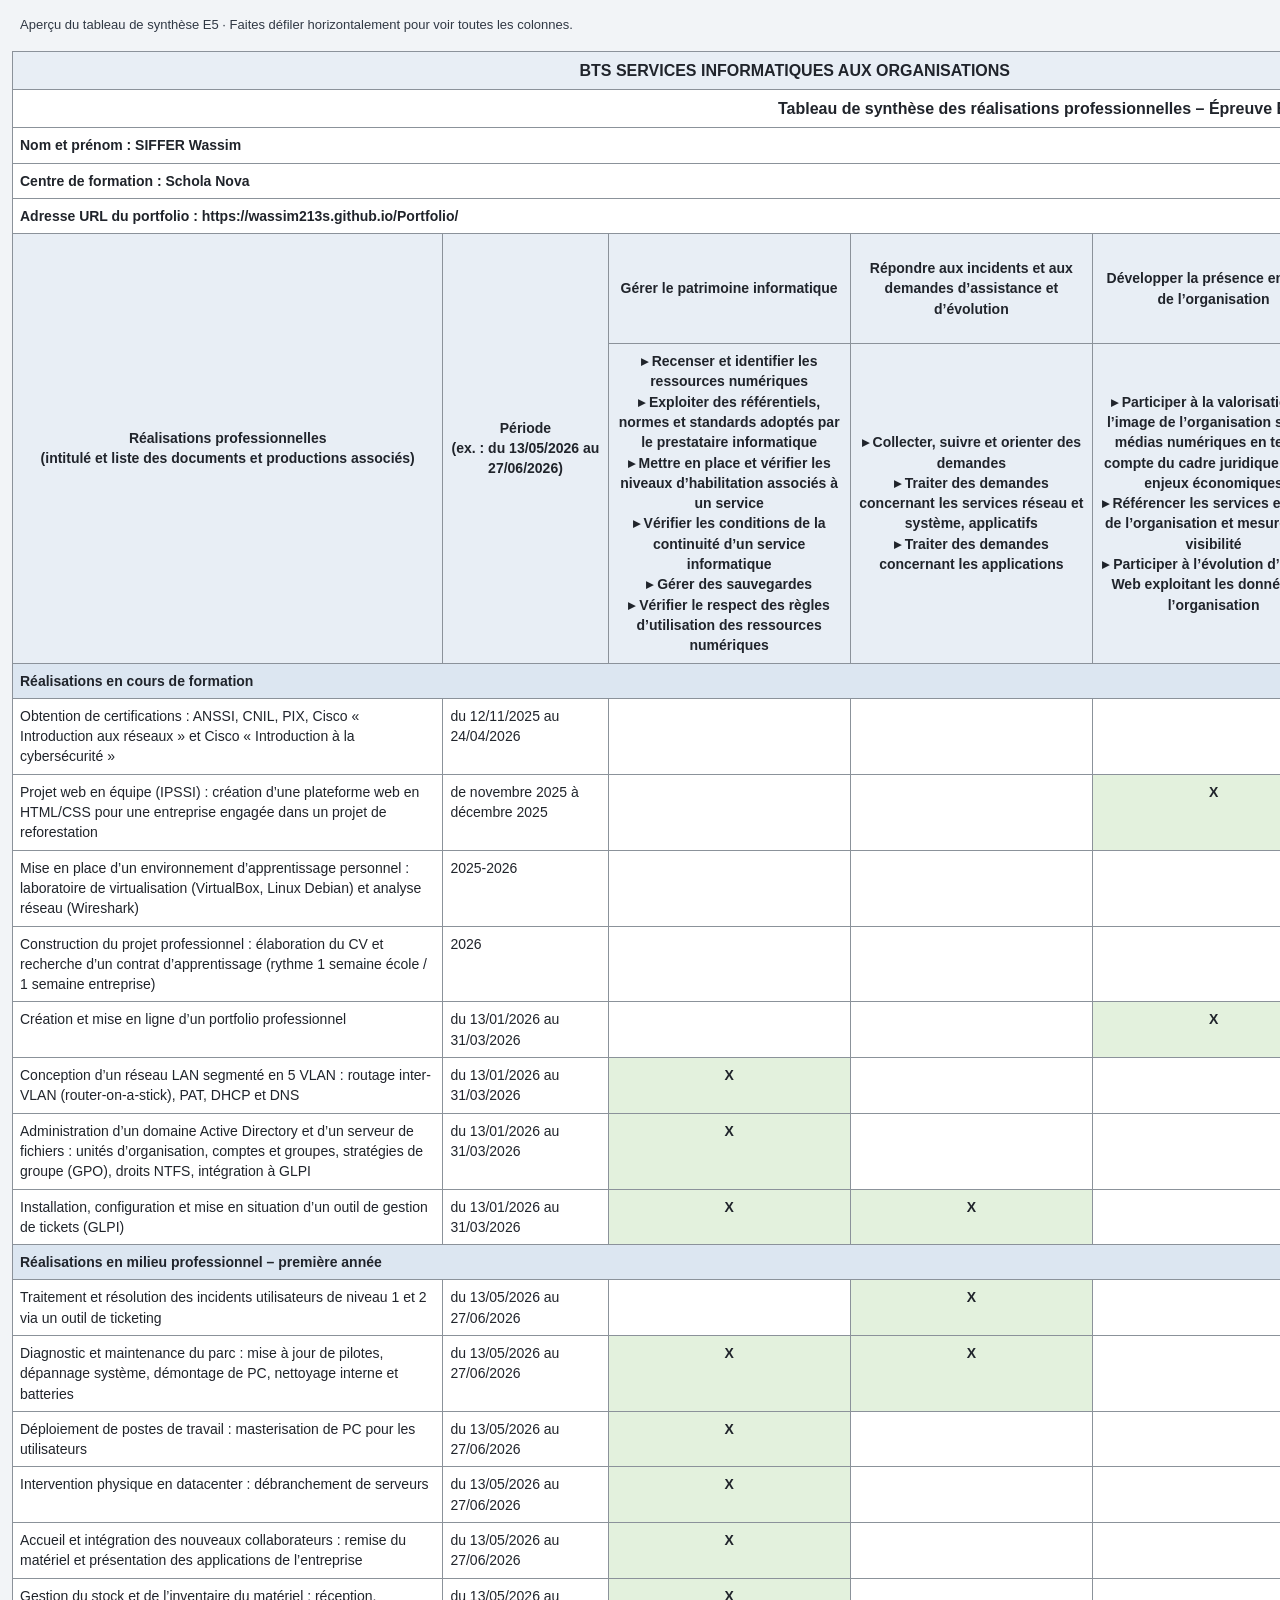
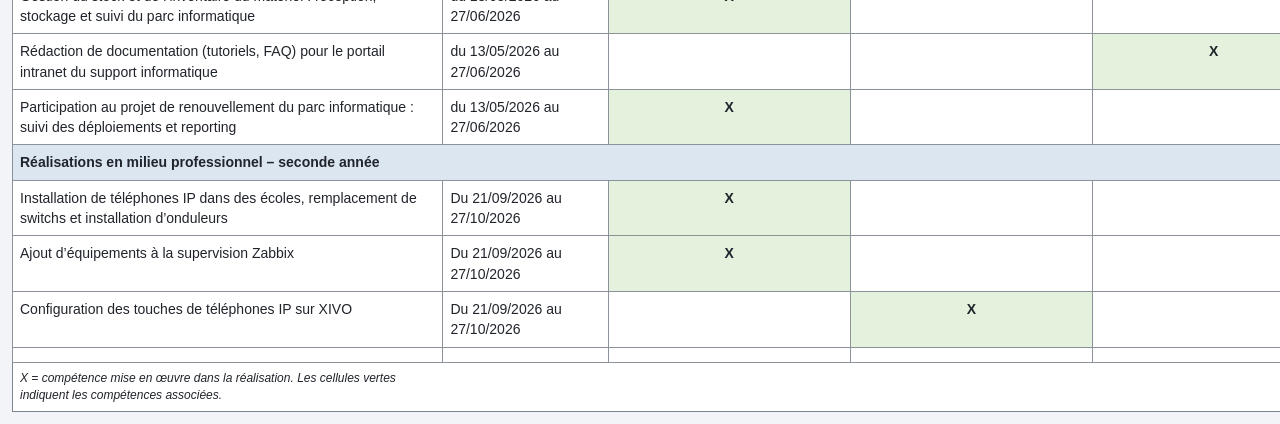
<file: tableau-synthese-apercu.html>
<!doctype html><html lang="fr"><head><meta charset="utf-8"><meta name="viewport" content="width=device-width,initial-scale=1"><title>Aperçu du tableau de synthèse E5</title><style>
:root{color-scheme:light}*{box-sizing:border-box}body{margin:0;background:#f2f4f7;color:#20242b;font:14px/1.45 Arial,sans-serif}.sheet-wrap{overflow:auto;padding:12px}table{border-collapse:collapse;table-layout:fixed;width:2050px;background:#fff;border:1px solid #7b8794}col.a{width:430px}col.b{width:165px}col.skill{width:242px}td{border:1px solid #8b929a;padding:7px;vertical-align:top;white-space:pre-line;overflow-wrap:anywhere}.r1 td{height:38px;font-size:16px;font-weight:bold;text-align:center;background:#e8eef5}.r2 td{height:38px;font-size:16px;font-weight:bold;text-align:center}.r3 td,.r4 td,.r5 td{height:34px;font-weight:600}.r6 td,.r7 td{background:#e8eef5;font-weight:bold;text-align:center;vertical-align:middle}.r6 td{height:110px}.r7 td{height:260px}.section td{background:#dce6f1;font-weight:bold;vertical-align:middle}.mark{text-align:center;font-weight:bold;background:#e3f1dd}.note td{font-size:12px;font-style:italic;border:0}.sheet-title{margin:0 0 12px;padding:4px 8px;color:#303844;font-size:13px}
</style></head><body><div class="sheet-wrap"><p class="sheet-title">Aperçu du tableau de synthèse E5 · Faites défiler horizontalement pour voir toutes les colonnes.</p><table aria-label="Tableau de synthèse des réalisations professionnelles E5"><colgroup><col class="a"><col class="b"><col class="skill"><col class="skill"><col class="skill"><col class="skill"><col class="skill"><col class="skill"></colgroup><tbody><tr class="r1"><td colspan="6">BTS SERVICES INFORMATIQUES AUX ORGANISATIONS</td><td colspan="2">SESSION 2025</td></tr><tr class="r2"><td colspan="8">Tableau de synthèse des réalisations professionnelles – Épreuve E5</td></tr><tr class="r3"><td colspan="5">Nom et prénom : SIFFER Wassim</td><td colspan="3">N° candidat : </td></tr><tr class="r4"><td colspan="5">Centre de formation : Schola Nova</td><td>Option :</td><td>☒ SISR</td><td>☐ SLAM</td></tr><tr class="r5"><td colspan="8">Adresse URL du portfolio : https://wassim213s.github.io/Portfolio/</td></tr><tr class="r6"><td rowspan="2" class="head-cell">Réalisations professionnelles
(intitulé et liste des documents et productions associés)</td><td rowspan="2" class="head-cell">Période
(ex. : du 13/05/2026 au 27/06/2026)</td><td class="head-cell">Gérer le patrimoine informatique</td><td class="head-cell">Répondre aux incidents et aux demandes d’assistance et d’évolution</td><td class="head-cell">Développer la présence en ligne de l’organisation</td><td class="head-cell">Travailler en mode projet</td><td class="head-cell">Mettre à disposition des utilisateurs un service informatique</td><td class="head-cell">Organiser son développement professionnel</td></tr><tr class="r7"><td class="head-cell">▸ Recenser et identifier les ressources numériques
▸ Exploiter des référentiels, normes et standards adoptés par le prestataire informatique
▸ Mettre en place et vérifier les niveaux d’habilitation associés à un service
▸ Vérifier les conditions de la continuité d’un service informatique
▸ Gérer des sauvegardes
▸ Vérifier le respect des règles d’utilisation des ressources numériques</td><td class="head-cell">▸ Collecter, suivre et orienter des demandes
▸ Traiter des demandes concernant les services réseau et système, applicatifs
▸ Traiter des demandes concernant les applications</td><td class="head-cell">▸ Participer à la valorisation de l’image de l’organisation sur les médias numériques en tenant compte du cadre juridique et des enjeux économiques
▸ Référencer les services en ligne de l’organisation et mesurer leur visibilité
▸ Participer à l’évolution d’un site Web exploitant les données de l’organisation</td><td class="head-cell">▸ Analyser les objectifs et les modalités d’organisation d’un projet
▸ Planifier les activités
▸ Évaluer les indicateurs de suivi d’un projet et analyser les écarts</td><td class="head-cell">▸ Réaliser les tests d’intégration et d’acceptation d’un service
▸ Déployer un service
▸ Accompagner les utilisateurs dans la mise en place d’un service</td><td class="head-cell">▸ Mettre en place son environnement d’apprentissage personnel
▸ Mettre en œuvre des outils et stratégies de veille informationnelle
▸ Gérer son identité professionnelle
▸ Développer son projet professionnel</td></tr><tr class="r8 section"><td colspan="8">Réalisations en cours de formation</td></tr><tr class="r9"><td>Obtention de certifications : ANSSI, CNIL, PIX, Cisco « Introduction aux réseaux » et Cisco « Introduction à la cybersécurité »</td><td>du 12/11/2025 au 24/04/2026</td><td></td><td></td><td></td><td></td><td></td><td class="mark">X</td></tr><tr class="r10"><td>Projet web en équipe (IPSSI) : création d’une plateforme web en HTML/CSS pour une entreprise engagée dans un projet de reforestation</td><td>de novembre 2025 à décembre 2025</td><td></td><td></td><td class="mark">X</td><td class="mark">X</td><td></td><td></td></tr><tr class="r11"><td>Mise en place d’un environnement d’apprentissage personnel : laboratoire de virtualisation (VirtualBox, Linux Debian) et analyse réseau (Wireshark)</td><td>2025-2026</td><td></td><td></td><td></td><td></td><td></td><td class="mark">X</td></tr><tr class="r12"><td>Construction du projet professionnel : élaboration du CV et recherche d’un contrat d’apprentissage (rythme 1 semaine école / 1 semaine entreprise)</td><td>2026</td><td></td><td></td><td></td><td></td><td></td><td class="mark">X</td></tr><tr class="r13"><td>Création et mise en ligne d’un portfolio professionnel</td><td>du 13/01/2026 au 31/03/2026</td><td></td><td></td><td class="mark">X</td><td></td><td></td><td class="mark">X</td></tr><tr class="r14"><td>Conception d’un réseau LAN segmenté en 5 VLAN : routage inter-VLAN (router-on-a-stick), PAT, DHCP et DNS</td><td>du 13/01/2026 au 31/03/2026</td><td class="mark">X</td><td></td><td></td><td></td><td class="mark">X</td><td></td></tr><tr class="r15"><td>Administration d’un domaine Active Directory et d’un serveur de fichiers : unités d’organisation, comptes et groupes, stratégies de groupe (GPO), droits NTFS, intégration à GLPI</td><td>du 13/01/2026 au 31/03/2026</td><td class="mark">X</td><td></td><td></td><td></td><td class="mark">X</td><td></td></tr><tr class="r16"><td>Installation, configuration et mise en situation d’un outil de gestion de tickets (GLPI)</td><td>du 13/01/2026 au 31/03/2026</td><td class="mark">X</td><td class="mark">X</td><td></td><td></td><td class="mark">X</td><td></td></tr><tr class="r17 section"><td colspan="8">Réalisations en milieu professionnel – première année</td></tr><tr class="r18"><td>Traitement et résolution des incidents utilisateurs de niveau 1 et 2 via un outil de ticketing</td><td>du 13/05/2026 au 27/06/2026</td><td></td><td class="mark">X</td><td></td><td></td><td></td><td></td></tr><tr class="r19"><td>Diagnostic et maintenance du parc : mise à jour de pilotes, dépannage système, démontage de PC, nettoyage interne et batteries</td><td>du 13/05/2026 au 27/06/2026</td><td class="mark">X</td><td class="mark">X</td><td></td><td></td><td></td><td></td></tr><tr class="r20"><td>Déploiement de postes de travail : masterisation de PC pour les utilisateurs</td><td>du 13/05/2026 au 27/06/2026</td><td class="mark">X</td><td></td><td></td><td></td><td class="mark">X</td><td></td></tr><tr class="r21"><td>Intervention physique en datacenter : débranchement de serveurs</td><td>du 13/05/2026 au 27/06/2026</td><td class="mark">X</td><td></td><td></td><td></td><td></td><td></td></tr><tr class="r22"><td>Accueil et intégration des nouveaux collaborateurs : remise du matériel et présentation des applications de l’entreprise</td><td>du 13/05/2026 au 27/06/2026</td><td class="mark">X</td><td></td><td></td><td></td><td class="mark">X</td><td></td></tr><tr class="r23"><td>Gestion du stock et de l’inventaire du matériel : réception, stockage et suivi du parc informatique</td><td>du 13/05/2026 au 27/06/2026</td><td class="mark">X</td><td></td><td></td><td></td><td></td><td></td></tr><tr class="r24"><td>Rédaction de documentation (tutoriels, FAQ) pour le portail intranet du support informatique</td><td>du 13/05/2026 au 27/06/2026</td><td></td><td></td><td class="mark">X</td><td></td><td class="mark">X</td><td></td></tr><tr class="r25"><td>Participation au projet de renouvellement du parc informatique : suivi des déploiements et reporting</td><td>du 13/05/2026 au 27/06/2026</td><td class="mark">X</td><td></td><td></td><td class="mark">X</td><td></td><td></td></tr><tr class="r26 section"><td colspan="8">Réalisations en milieu professionnel – seconde année</td></tr><tr class="r27"><td>Installation de téléphones IP dans des écoles, remplacement de switchs et installation d’onduleurs</td><td>Du 21/09/2026 au 27/10/2026</td><td class="mark">X</td><td></td><td></td><td></td><td class="mark">X</td><td></td></tr><tr class="r28"><td>Ajout d’équipements à la supervision Zabbix</td><td>Du 21/09/2026 au 27/10/2026</td><td class="mark">X</td><td></td><td></td><td></td><td></td><td></td></tr><tr class="r29"><td>Configuration des touches de téléphones IP sur XIVO</td><td>Du 21/09/2026 au 27/10/2026</td><td></td><td class="mark">X</td><td></td><td></td><td class="mark">X</td><td></td></tr><tr class="r30"><td></td><td></td><td></td><td></td><td></td><td></td><td></td><td></td></tr><tr class="r31 note"><td>X = compétence mise en œuvre dans la réalisation. Les cellules vertes indiquent les compétences associées.</td><td></td><td></td><td></td><td></td><td></td><td></td><td></td></tr></tbody></table></div></body></html>
</file>
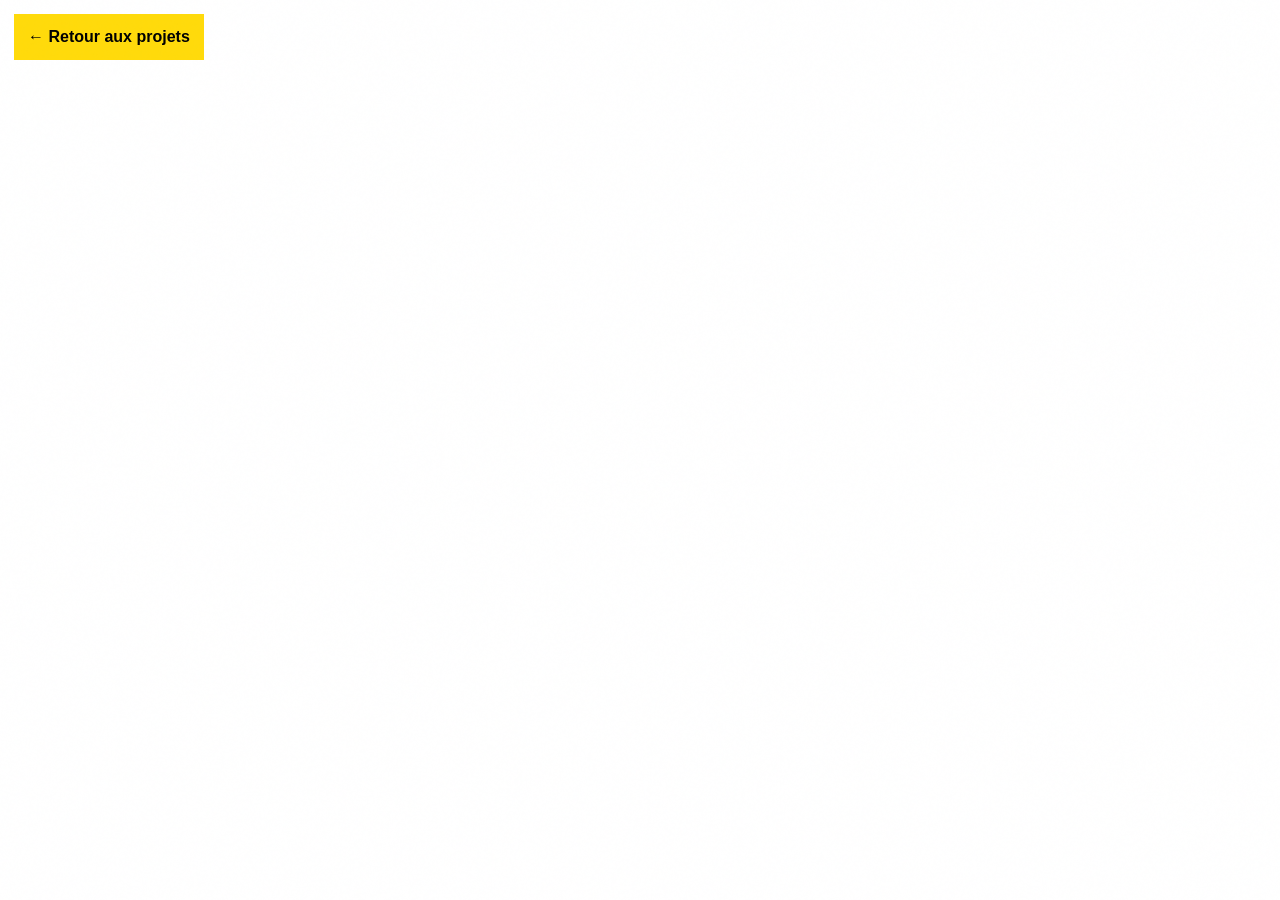
<file: tableau-synthese.html>
<!DOCTYPE html>
<html lang="fr">
<head>
    <meta charset="UTF-8">
    <meta name="viewport" content="width=device-width, initial-scale=1.0">
    <title>Tableau de synthèse E5 · Portfolio Wassim Siffer</title>
    <link rel="stylesheet" href="styles/style.css">
</head>
<body class="viewer-page">
    <a class="viewer-back" href="projets.html">← Retour aux projets</a>
    <iframe class="fullpage-viewer" src="https://view.officeapps.live.com/op/embed.aspx?src=https%3A%2F%2Fwassim213s.github.io%2FPortfolio%2Fdocuments%2FTableau_Synthese_E5_Wassim.xlsx" title="Tableau de synthèse E5 dans le lecteur Excel" allowfullscreen></iframe>
</body>
</html>
</file>
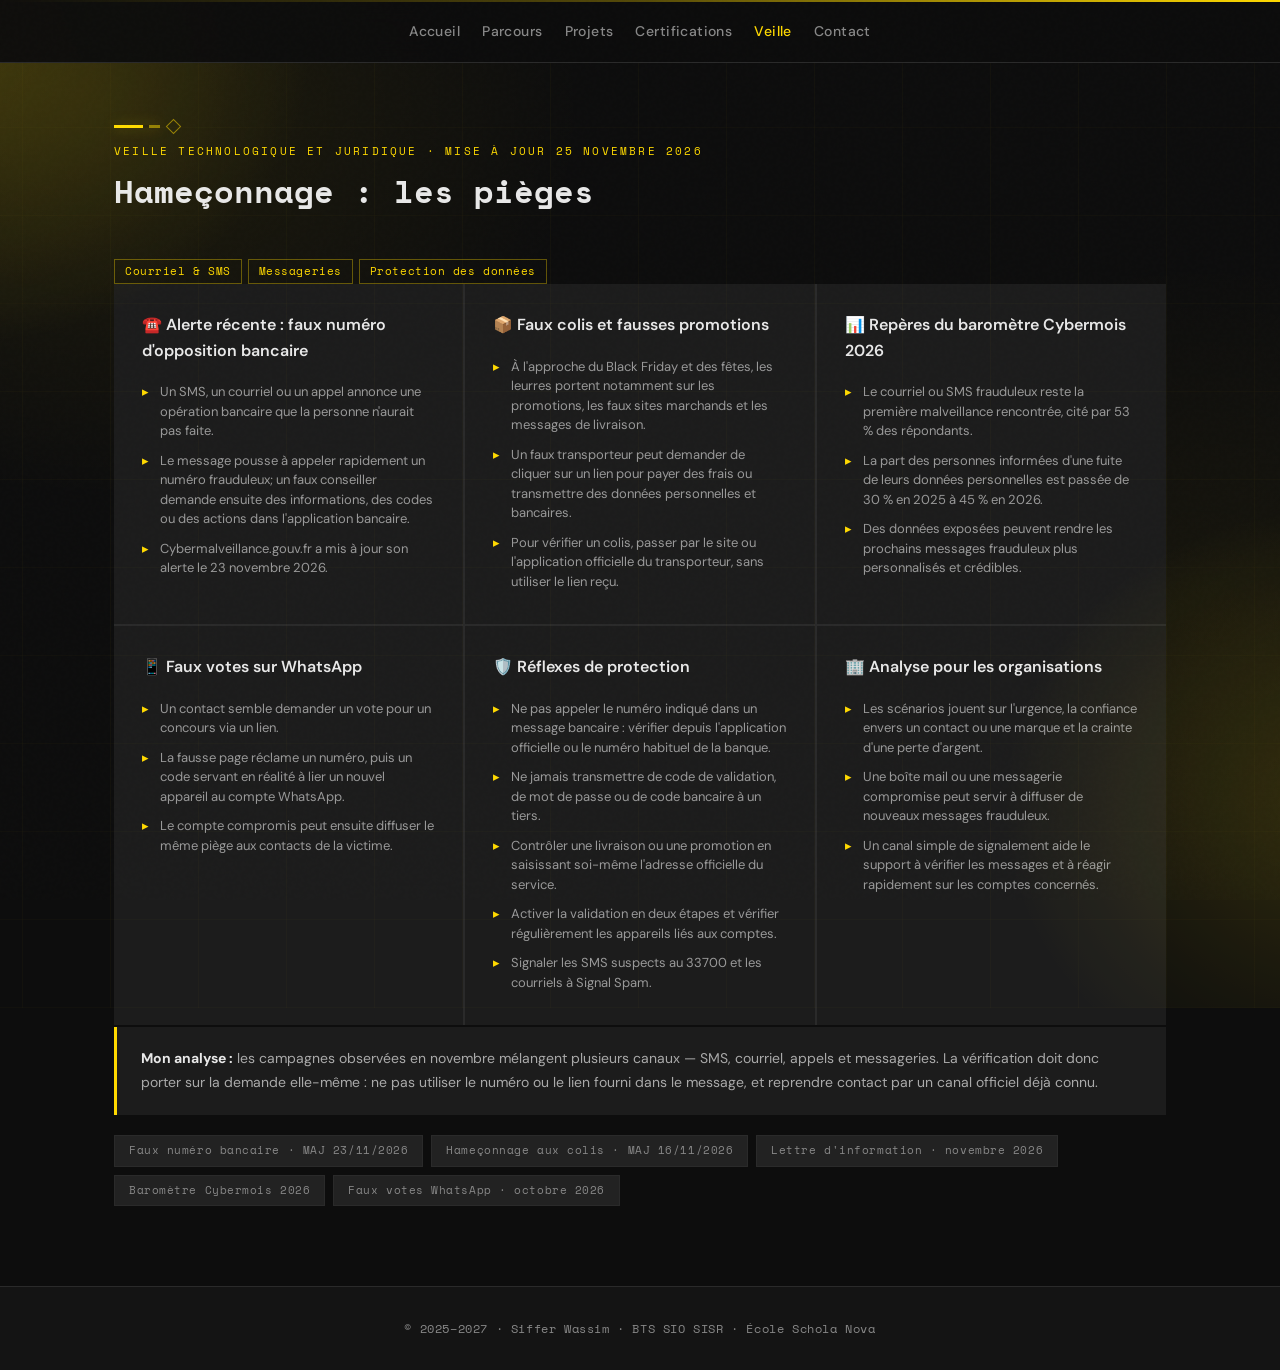
<file: veille.html>
<!DOCTYPE html>
<html lang="fr">
<head>
    <meta charset="UTF-8">
    <meta name="viewport" content="width=device-width, initial-scale=1.0">
    <title>Veille · Portfolio Wassim Siffer</title>
    <link href="https://fonts.googleapis.com/css2?family=Space+Mono:wght@400;700&family=DM+Sans:wght@300;400;500;600;700&display=swap" rel="stylesheet">
    <link rel="stylesheet" href="styles/style.css">
</head>
<body>
    <header>
        <nav class="container" style="justify-content: center;">
            <ul class="nav-links"><li><a href="index.html">Accueil</a></li><li><a href="parcours.html">Parcours</a></li><li><a href="projets.html">Projets</a></li><li><a href="certifications.html">Certifications</a></li><li><a href="veille.html" aria-current="page">Veille</a></li><li><a href="contact.html">Contact</a></li></ul>
        </nav>
    </header>
    <main>
        <section id="veille">
            <div class="container">
                <div class="section-header">
                    <div class="section-eyebrow">Veille technologique et juridique · Mise à jour 25 novembre 2026</div>
                    <h2 class="section-title">Hameçonnage : les pièges</h2>
                </div>
                <div class="tags" aria-label="Thèmes de la veille sur l'hameçonnage">
                    <span class="tag">Courriel & SMS</span><span class="tag">Messageries</span><span class="tag">Protection des données</span>
                </div>
                <div class="veille-grid">
                    <div class="veille-card">
                        <h3>☎️ Alerte récente : faux numéro d'opposition bancaire</h3>
                        <ul>
                            <li>Un SMS, un courriel ou un appel annonce une opération bancaire que la personne n'aurait pas faite.</li>
                            <li>Le message pousse à appeler rapidement un numéro frauduleux; un faux conseiller demande ensuite des informations, des codes ou des actions dans l'application bancaire.</li>
                            <li>Cybermalveillance.gouv.fr a mis à jour son alerte le 23 novembre 2026.</li>
                        </ul>
                    </div>
                    <div class="veille-card">
                        <h3>📦 Faux colis et fausses promotions</h3>
                        <ul>
                            <li>À l'approche du Black Friday et des fêtes, les leurres portent notamment sur les promotions, les faux sites marchands et les messages de livraison.</li>
                            <li>Un faux transporteur peut demander de cliquer sur un lien pour payer des frais ou transmettre des données personnelles et bancaires.</li>
                            <li>Pour vérifier un colis, passer par le site ou l'application officielle du transporteur, sans utiliser le lien reçu.</li>
                        </ul>
                    </div>
                    <div class="veille-card">
                        <h3>📊 Repères du baromètre Cybermois 2026</h3>
                        <ul>
                            <li>Le courriel ou SMS frauduleux reste la première malveillance rencontrée, cité par 53 % des répondants.</li>
                            <li>La part des personnes informées d'une fuite de leurs données personnelles est passée de 30 % en 2025 à 45 % en 2026.</li>
                            <li>Des données exposées peuvent rendre les prochains messages frauduleux plus personnalisés et crédibles.</li>
                        </ul>
                    </div>
                    <div class="veille-card">
                        <h3>📱 Faux votes sur WhatsApp</h3>
                        <ul>
                            <li>Un contact semble demander un vote pour un concours via un lien.</li>
                            <li>La fausse page réclame un numéro, puis un code servant en réalité à lier un nouvel appareil au compte WhatsApp.</li>
                            <li>Le compte compromis peut ensuite diffuser le même piège aux contacts de la victime.</li>
                        </ul>
                    </div>
                    <div class="veille-card">
                        <h3>🛡️ Réflexes de protection</h3>
                        <ul>
                            <li>Ne pas appeler le numéro indiqué dans un message bancaire : vérifier depuis l'application officielle ou le numéro habituel de la banque.</li>
                            <li>Ne jamais transmettre de code de validation, de mot de passe ou de code bancaire à un tiers.</li>
                            <li>Contrôler une livraison ou une promotion en saisissant soi-même l'adresse officielle du service.</li>
                            <li>Activer la validation en deux étapes et vérifier régulièrement les appareils liés aux comptes.</li>
                            <li>Signaler les SMS suspects au 33700 et les courriels à Signal Spam.</li>
                        </ul>
                    </div>
                    <div class="veille-card">
                        <h3>🏢 Analyse pour les organisations</h3>
                        <ul>
                            <li>Les scénarios jouent sur l'urgence, la confiance envers un contact ou une marque et la crainte d'une perte d'argent.</li>
                            <li>Une boîte mail ou une messagerie compromise peut servir à diffuser de nouveaux messages frauduleux.</li>
                            <li>Un canal simple de signalement aide le support à vérifier les messages et à réagir rapidement sur les comptes concernés.</li>
                        </ul>
                    </div>
                </div>
                <div class="veille-highlight">
                    <strong>Mon analyse :</strong> les campagnes observées en novembre mélangent plusieurs canaux — SMS, courriel, appels et messageries. La vérification doit donc porter sur la demande elle-même : ne pas utiliser le numéro ou le lien fourni dans le message, et reprendre contact par un canal officiel déjà connu.
                </div>
                <div class="sources-row">
                    <a class="source-pill" href="https://www.cybermalveillance.gouv.fr/tous-nos-contenus/actualites/lhameconnage-au-faux-numero-dopposition-bancaire" target="_blank" rel="noopener">Faux numéro bancaire · MAJ 23/11/2026</a>
                    <a class="source-pill" href="https://www.cybermalveillance.gouv.fr/tous-nos-contenus/actualites/escroqueries-livraison-colis" target="_blank" rel="noopener">Hameçonnage aux colis · MAJ 16/11/2026</a>
                    <a class="source-pill" href="https://www.cybermalveillance.gouv.fr/tous-nos-contenus/actualites/lettre-information-novembre-2026" target="_blank" rel="noopener">Lettre d'information · novembre 2026</a>
                    <a class="source-pill" href="https://www.cybermalveillance.gouv.fr/tous-nos-contenus/actualites/cp-cybermois-2026" target="_blank" rel="noopener">Baromètre Cybermois 2026</a>
                    <a class="source-pill" href="https://www.cybermalveillance.gouv.fr/tous-nos-contenus/actualites/vigilance-faux-vote-whatsapp" target="_blank" rel="noopener">Faux votes WhatsApp · octobre 2026</a>
                </div>
            </div>
        </section>
    </main>
    <footer>
        <div class="container">
            <p>© 2025–2027 · Siffer Wassim · BTS SIO SISR · École Schola Nova</p>
        </div>
    </footer>
    <script defer src="scripts/script.js"></script>
</body>
</html>
</file>
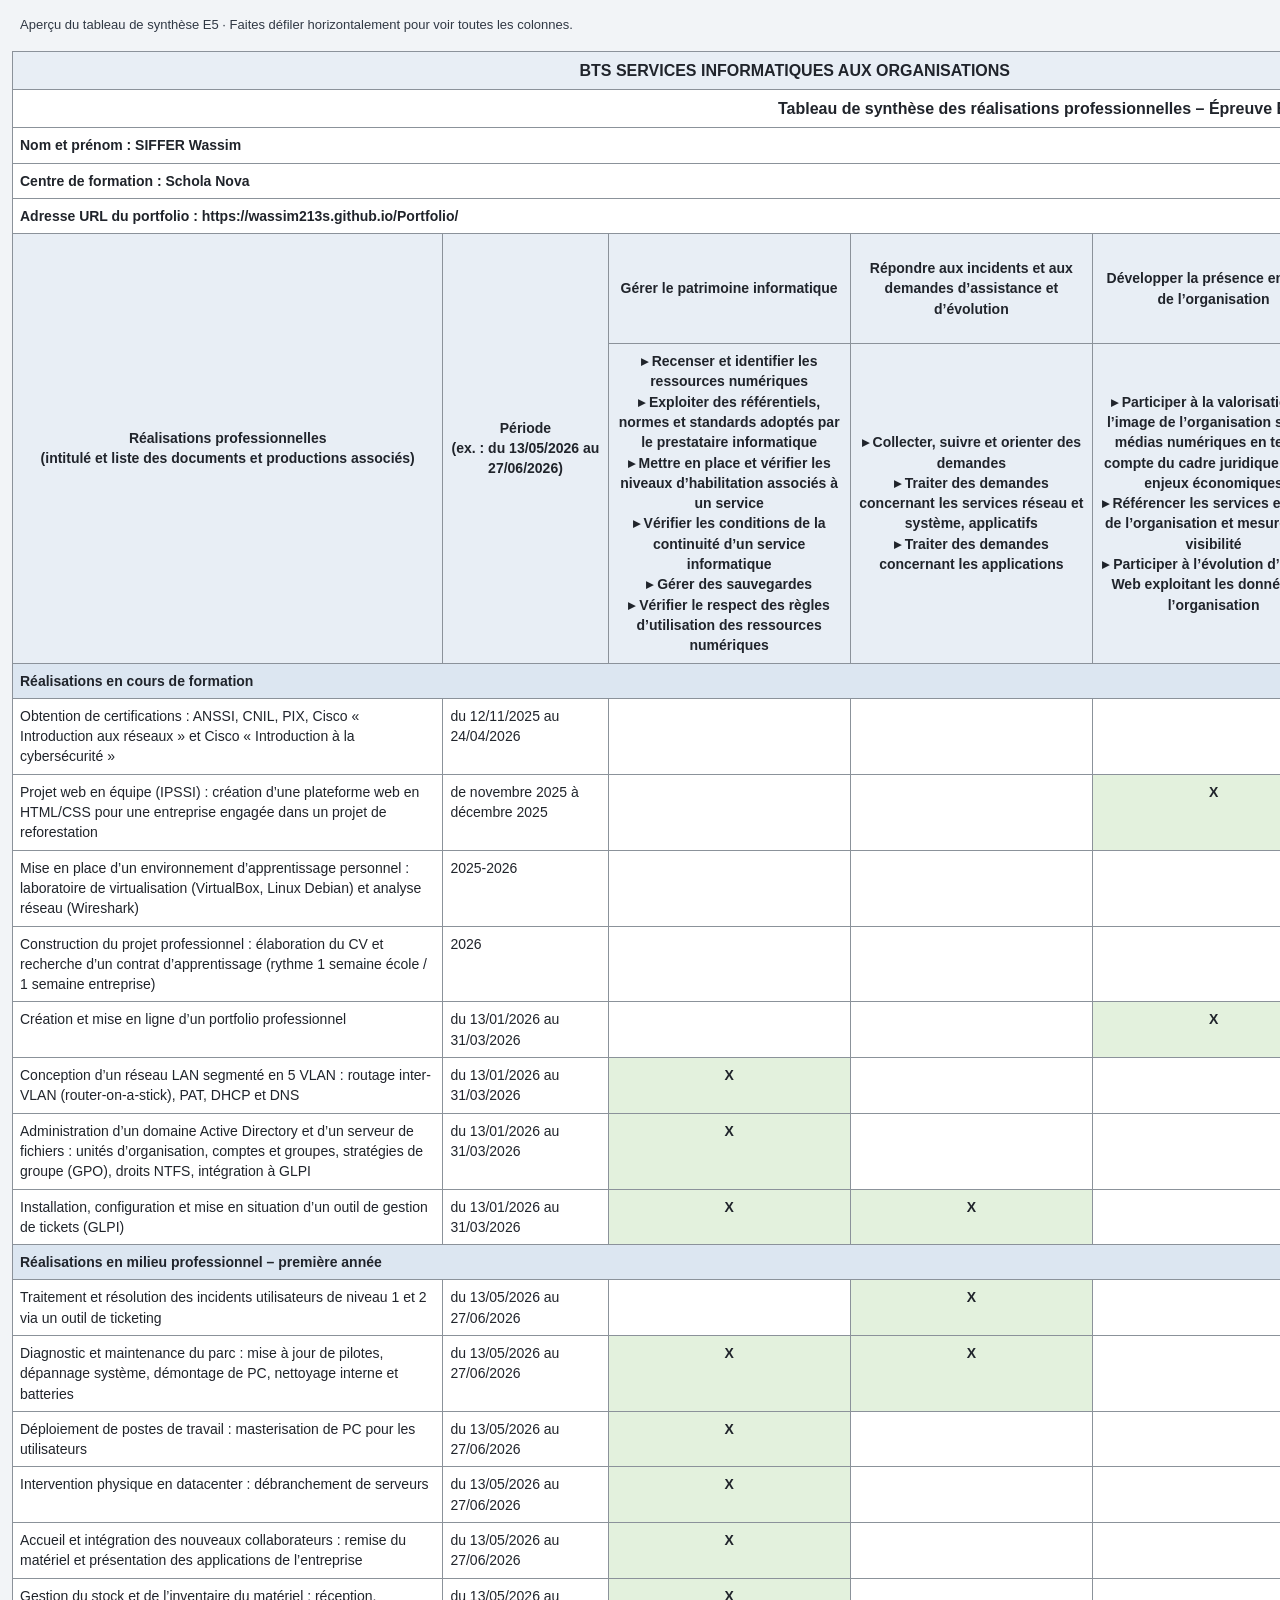
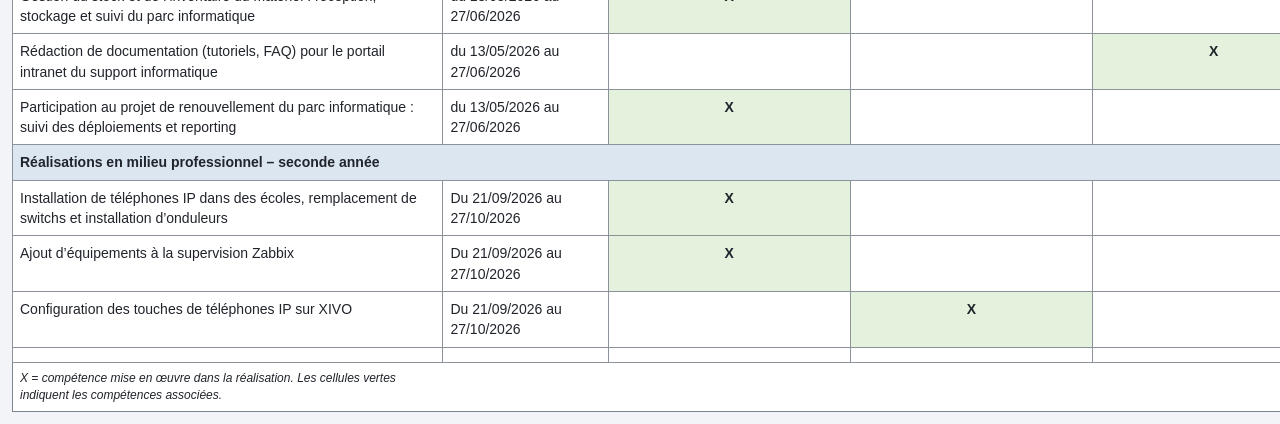
<file: documents/tableau-synthese-apercu.html>
<!doctype html><html lang="fr"><head><meta charset="utf-8"><meta name="viewport" content="width=device-width,initial-scale=1"><title>Aperçu du tableau de synthèse E5</title><style>
:root{color-scheme:light}*{box-sizing:border-box}body{margin:0;background:#f2f4f7;color:#20242b;font:14px/1.45 Arial,sans-serif}.sheet-wrap{overflow:auto;padding:12px}table{border-collapse:collapse;table-layout:fixed;width:2050px;background:#fff;border:1px solid #7b8794}col.a{width:430px}col.b{width:165px}col.skill{width:242px}td{border:1px solid #8b929a;padding:7px;vertical-align:top;white-space:pre-line;overflow-wrap:anywhere}.r1 td{height:38px;font-size:16px;font-weight:bold;text-align:center;background:#e8eef5}.r2 td{height:38px;font-size:16px;font-weight:bold;text-align:center}.r3 td,.r4 td,.r5 td{height:34px;font-weight:600}.r6 td,.r7 td{background:#e8eef5;font-weight:bold;text-align:center;vertical-align:middle}.r6 td{height:110px}.r7 td{height:260px}.section td{background:#dce6f1;font-weight:bold;vertical-align:middle}.mark{text-align:center;font-weight:bold;background:#e3f1dd}.note td{font-size:12px;font-style:italic;border:0}.sheet-title{margin:0 0 12px;padding:4px 8px;color:#303844;font-size:13px}
</style></head><body><div class="sheet-wrap"><p class="sheet-title">Aperçu du tableau de synthèse E5 · Faites défiler horizontalement pour voir toutes les colonnes.</p><table aria-label="Tableau de synthèse des réalisations professionnelles E5"><colgroup><col class="a"><col class="b"><col class="skill"><col class="skill"><col class="skill"><col class="skill"><col class="skill"><col class="skill"></colgroup><tbody><tr class="r1"><td colspan="6">BTS SERVICES INFORMATIQUES AUX ORGANISATIONS</td><td colspan="2">SESSION 2025</td></tr><tr class="r2"><td colspan="8">Tableau de synthèse des réalisations professionnelles – Épreuve E5</td></tr><tr class="r3"><td colspan="5">Nom et prénom : SIFFER Wassim</td><td colspan="3">N° candidat : </td></tr><tr class="r4"><td colspan="5">Centre de formation : Schola Nova</td><td>Option :</td><td>☒ SISR</td><td>☐ SLAM</td></tr><tr class="r5"><td colspan="8">Adresse URL du portfolio : https://wassim213s.github.io/Portfolio/</td></tr><tr class="r6"><td rowspan="2" class="head-cell">Réalisations professionnelles
(intitulé et liste des documents et productions associés)</td><td rowspan="2" class="head-cell">Période
(ex. : du 13/05/2026 au 27/06/2026)</td><td class="head-cell">Gérer le patrimoine informatique</td><td class="head-cell">Répondre aux incidents et aux demandes d’assistance et d’évolution</td><td class="head-cell">Développer la présence en ligne de l’organisation</td><td class="head-cell">Travailler en mode projet</td><td class="head-cell">Mettre à disposition des utilisateurs un service informatique</td><td class="head-cell">Organiser son développement professionnel</td></tr><tr class="r7"><td class="head-cell">▸ Recenser et identifier les ressources numériques
▸ Exploiter des référentiels, normes et standards adoptés par le prestataire informatique
▸ Mettre en place et vérifier les niveaux d’habilitation associés à un service
▸ Vérifier les conditions de la continuité d’un service informatique
▸ Gérer des sauvegardes
▸ Vérifier le respect des règles d’utilisation des ressources numériques</td><td class="head-cell">▸ Collecter, suivre et orienter des demandes
▸ Traiter des demandes concernant les services réseau et système, applicatifs
▸ Traiter des demandes concernant les applications</td><td class="head-cell">▸ Participer à la valorisation de l’image de l’organisation sur les médias numériques en tenant compte du cadre juridique et des enjeux économiques
▸ Référencer les services en ligne de l’organisation et mesurer leur visibilité
▸ Participer à l’évolution d’un site Web exploitant les données de l’organisation</td><td class="head-cell">▸ Analyser les objectifs et les modalités d’organisation d’un projet
▸ Planifier les activités
▸ Évaluer les indicateurs de suivi d’un projet et analyser les écarts</td><td class="head-cell">▸ Réaliser les tests d’intégration et d’acceptation d’un service
▸ Déployer un service
▸ Accompagner les utilisateurs dans la mise en place d’un service</td><td class="head-cell">▸ Mettre en place son environnement d’apprentissage personnel
▸ Mettre en œuvre des outils et stratégies de veille informationnelle
▸ Gérer son identité professionnelle
▸ Développer son projet professionnel</td></tr><tr class="r8 section"><td colspan="8">Réalisations en cours de formation</td></tr><tr class="r9"><td>Obtention de certifications : ANSSI, CNIL, PIX, Cisco « Introduction aux réseaux » et Cisco « Introduction à la cybersécurité »</td><td>du 12/11/2025 au 24/04/2026</td><td></td><td></td><td></td><td></td><td></td><td class="mark">X</td></tr><tr class="r10"><td>Projet web en équipe (IPSSI) : création d’une plateforme web en HTML/CSS pour une entreprise engagée dans un projet de reforestation</td><td>de novembre 2025 à décembre 2025</td><td></td><td></td><td class="mark">X</td><td class="mark">X</td><td></td><td></td></tr><tr class="r11"><td>Mise en place d’un environnement d’apprentissage personnel : laboratoire de virtualisation (VirtualBox, Linux Debian) et analyse réseau (Wireshark)</td><td>2025-2026</td><td></td><td></td><td></td><td></td><td></td><td class="mark">X</td></tr><tr class="r12"><td>Construction du projet professionnel : élaboration du CV et recherche d’un contrat d’apprentissage (rythme 1 semaine école / 1 semaine entreprise)</td><td>2026</td><td></td><td></td><td></td><td></td><td></td><td class="mark">X</td></tr><tr class="r13"><td>Création et mise en ligne d’un portfolio professionnel</td><td>du 13/01/2026 au 31/03/2026</td><td></td><td></td><td class="mark">X</td><td></td><td></td><td class="mark">X</td></tr><tr class="r14"><td>Conception d’un réseau LAN segmenté en 5 VLAN : routage inter-VLAN (router-on-a-stick), PAT, DHCP et DNS</td><td>du 13/01/2026 au 31/03/2026</td><td class="mark">X</td><td></td><td></td><td></td><td class="mark">X</td><td></td></tr><tr class="r15"><td>Administration d’un domaine Active Directory et d’un serveur de fichiers : unités d’organisation, comptes et groupes, stratégies de groupe (GPO), droits NTFS, intégration à GLPI</td><td>du 13/01/2026 au 31/03/2026</td><td class="mark">X</td><td></td><td></td><td></td><td class="mark">X</td><td></td></tr><tr class="r16"><td>Installation, configuration et mise en situation d’un outil de gestion de tickets (GLPI)</td><td>du 13/01/2026 au 31/03/2026</td><td class="mark">X</td><td class="mark">X</td><td></td><td></td><td class="mark">X</td><td></td></tr><tr class="r17 section"><td colspan="8">Réalisations en milieu professionnel – première année</td></tr><tr class="r18"><td>Traitement et résolution des incidents utilisateurs de niveau 1 et 2 via un outil de ticketing</td><td>du 13/05/2026 au 27/06/2026</td><td></td><td class="mark">X</td><td></td><td></td><td></td><td></td></tr><tr class="r19"><td>Diagnostic et maintenance du parc : mise à jour de pilotes, dépannage système, démontage de PC, nettoyage interne et batteries</td><td>du 13/05/2026 au 27/06/2026</td><td class="mark">X</td><td class="mark">X</td><td></td><td></td><td></td><td></td></tr><tr class="r20"><td>Déploiement de postes de travail : masterisation de PC pour les utilisateurs</td><td>du 13/05/2026 au 27/06/2026</td><td class="mark">X</td><td></td><td></td><td></td><td class="mark">X</td><td></td></tr><tr class="r21"><td>Intervention physique en datacenter : débranchement de serveurs</td><td>du 13/05/2026 au 27/06/2026</td><td class="mark">X</td><td></td><td></td><td></td><td></td><td></td></tr><tr class="r22"><td>Accueil et intégration des nouveaux collaborateurs : remise du matériel et présentation des applications de l’entreprise</td><td>du 13/05/2026 au 27/06/2026</td><td class="mark">X</td><td></td><td></td><td></td><td class="mark">X</td><td></td></tr><tr class="r23"><td>Gestion du stock et de l’inventaire du matériel : réception, stockage et suivi du parc informatique</td><td>du 13/05/2026 au 27/06/2026</td><td class="mark">X</td><td></td><td></td><td></td><td></td><td></td></tr><tr class="r24"><td>Rédaction de documentation (tutoriels, FAQ) pour le portail intranet du support informatique</td><td>du 13/05/2026 au 27/06/2026</td><td></td><td></td><td class="mark">X</td><td></td><td class="mark">X</td><td></td></tr><tr class="r25"><td>Participation au projet de renouvellement du parc informatique : suivi des déploiements et reporting</td><td>du 13/05/2026 au 27/06/2026</td><td class="mark">X</td><td></td><td></td><td class="mark">X</td><td></td><td></td></tr><tr class="r26 section"><td colspan="8">Réalisations en milieu professionnel – seconde année</td></tr><tr class="r27"><td>Installation de téléphones IP dans des écoles, remplacement de switchs et installation d’onduleurs</td><td>Du 21/09/2026 au 27/10/2026</td><td class="mark">X</td><td></td><td></td><td></td><td class="mark">X</td><td></td></tr><tr class="r28"><td>Ajout d’équipements à la supervision Zabbix</td><td>Du 21/09/2026 au 27/10/2026</td><td class="mark">X</td><td></td><td></td><td></td><td></td><td></td></tr><tr class="r29"><td>Configuration des touches de téléphones IP sur XIVO</td><td>Du 21/09/2026 au 27/10/2026</td><td></td><td class="mark">X</td><td></td><td></td><td class="mark">X</td><td></td></tr><tr class="r30"><td></td><td></td><td></td><td></td><td></td><td></td><td></td><td></td></tr><tr class="r31 note"><td>X = compétence mise en œuvre dans la réalisation. Les cellules vertes indiquent les compétences associées.</td><td></td><td></td><td></td><td></td><td></td><td></td><td></td></tr></tbody></table></div></body></html>
</file>
<file: styles/style.css>
:root {
            --yellow: #FFD900;
            --yellow-dim: #c9ac00;
            --black: #0d0d0d;
            --dark: #141414;
            --card: #1c1c1c;
            --card2: #222222;
            --border: #2a2a2a;
            --text: #e8e8e8;
            --muted: #888;
            --green: #3ddc84;
        }

        * { margin: 0; padding: 0; box-sizing: border-box; }

        html { scroll-behavior: smooth; }

        body {
            font-family: 'DM Sans', sans-serif;
            background-color: var(--black);
            background-image:
                radial-gradient(ellipse 42rem 34rem at 8% 12%, rgba(255, 217, 0, 0.075), transparent 72%),
                radial-gradient(ellipse 36rem 30rem at 94% 68%, rgba(255, 217, 0, 0.045), transparent 74%);
            background-attachment: fixed;
            background-repeat: no-repeat;
            color: var(--text);
            line-height: 1.6;
            overflow-x: hidden;
        }

        /* Yellow ambient light shared by every portfolio page */
        body::after {
            content: '';
            position: fixed;
            inset: -12%;
            z-index: 2;
            pointer-events: none;
            background:
                repeating-linear-gradient(90deg, rgba(255, 217, 0, 0.025) 0 1px, transparent 1px 88px),
                repeating-linear-gradient(0deg, rgba(255, 217, 0, 0.02) 0 1px, transparent 1px 88px),
                radial-gradient(ellipse 30rem 26rem at 7% 13%, rgba(255, 217, 0, 0.2), transparent 74%),
                radial-gradient(ellipse 28rem 25rem at 94% 82%, rgba(255, 217, 0, 0.16), transparent 75%);
            mix-blend-mode: screen;
            opacity: 0.88;
            animation: ambientYellowGlow 7s ease-in-out infinite alternate;
        }

        @keyframes ambientYellowGlow {
            from { opacity: 0.62; }
            to { opacity: 0.98; }
        }

        @media (prefers-reduced-motion: reduce) {
            body::after { animation: none; }
        }

        /* ── NOISE TEXTURE OVERLAY ── */
        body::before {
            content: '';
            position: fixed;
            inset: 0;
            background-image: url("data:image/svg+xml,%3Csvg viewBox='0 0 256 256' xmlns='http://www.w3.org/2000/svg'%3E%3Cfilter id='noise'%3E%3CfeTurbulence type='fractalNoise' baseFrequency='0.9' numOctaves='4' stitchTiles='stitch'/%3E%3C/filter%3E%3Crect width='100%25' height='100%25' filter='url(%23noise)' opacity='0.03'/%3E%3C/svg%3E");
            pointer-events: none;
            z-index: 9999;
            opacity: 0.4;
        }

        .container {
            max-width: 1100px;
            margin: 0 auto;
            padding: 0 24px;
        }

        /* ── HEADER ── */
        header {
            background-color: rgba(13,13,13,0.95);
            backdrop-filter: blur(12px);
            padding: 18px 0;
            border-bottom: 1px solid var(--border);
            position: sticky;
            top: 0;
            z-index: 100;
        }

        nav {
            display: flex;
            justify-content: space-between;
            align-items: center;
        }

        .logo {
            font-family: 'Space Mono', monospace;
            font-size: 15px;
            font-weight: 700;
            background-color: var(--yellow);
            color: #000;
            padding: 7px 16px;
            text-decoration: none;
            letter-spacing: 0.05em;
        }

        .nav-links {
            list-style: none;
            display: flex;
            gap: 22px;
            flex-wrap: wrap;
            justify-content: center;
        }

        .nav-links a {
            color: var(--muted);
            text-decoration: none;
            font-size: 14px;
            font-weight: 500;
            letter-spacing: 0.03em;
            transition: color 0.2s;
        }

        .nav-links a:hover { color: var(--yellow); }

        /* ── HERO ── */
        .hero {
            padding: 100px 0 80px;
            position: relative;
            overflow: hidden;
        }

        .hero::after {
            content: '';
            position: absolute;
            top: -60px;
            right: -100px;
            width: 500px;
            height: 500px;
            background: radial-gradient(circle, rgba(255,217,0,0.06) 0%, transparent 70%);
            pointer-events: none;
        }

        .hero-orbit {
            position: absolute;
            z-index: 0;
            top: 50%;
            right: max(calc((100vw - 1200px) / 2), 5vw);
            width: 210px;
            height: 210px;
            transform: translateY(-50%);
            transform-style: preserve-3d;
            pointer-events: none;
            opacity: 0.78;
        }
        .hero .container { position: relative; z-index: 1; }
        .hero-binary {
            position: absolute;
            z-index: 0;
            top: 50%;
            left: max(calc((100vw - 1200px) / 2), 5vw);
            width: 230px;
            height: 214px;
            transform: translateY(-50%);
            perspective: 720px;
            pointer-events: none;
            opacity: .88;
        }
        .binary-frame {
            position: absolute;
            inset: 12px 6px;
            overflow: hidden;
            border: 1px solid rgba(255,217,0,.46);
            background: linear-gradient(145deg,rgba(255,217,0,.07),rgba(14,15,17,.92) 42%,rgba(12,25,19,.94));
            box-shadow: 0 18px 50px rgba(0,0,0,.42), inset 0 0 36px rgba(255,217,0,.08);
            transform: rotateY(15deg) rotateX(-3deg) translateZ(12px);
            transform-style: preserve-3d;
        }
        .binary-frame::before {
            content: '';
            position: absolute;
            inset: 8px;
            border: 1px solid rgba(255,217,0,.16);
            transform: translateZ(-18px);
            pointer-events: none;
        }
        .binary-frame::after {
            content: '';
            position: absolute;
            z-index: 2;
            top: -24%; right: 0; left: 0;
            height: 24%;
            background: linear-gradient(180deg,transparent,rgba(255,217,0,.13),transparent);
            animation: binaryScan 3.8s linear infinite;
            pointer-events: none;
        }
        .binary-lines {
            position: absolute;
            inset: 22px 16px;
            display: flex;
            flex-direction: column;
            justify-content: space-between;
            transform: translateZ(22px);
        }
        .binary-line {
            display: block;
            overflow: hidden;
            white-space: nowrap;
            color: #d7ff75;
            font: 11px/1 'Space Mono',monospace;
            letter-spacing: .12em;
            text-shadow: 0 0 11px rgba(215,255,117,.5);
            transition: opacity .18s ease;
        }
        .binary-line:nth-child(3n) { opacity: .52; }
        .binary-line:nth-child(3n + 1) { opacity: .78; }
        @keyframes binaryScan { to { top: 110%; } }
        .orbit-ring {
            position: absolute;
            inset: 18px;
            border: 1px solid rgba(255,217,0,0.62);
            border-radius: 50%;
            box-shadow: 0 0 22px rgba(255,217,0,0.08), inset 0 0 18px rgba(255,217,0,0.05);
        }
        .orbit-ring-a {
            transform: rotateX(68deg) rotateZ(-24deg);
            animation: atomRingA 13s linear infinite;
        }
        .orbit-ring-b {
            inset: 30px;
            transform: rotateY(68deg) rotateZ(30deg);
            border-color: rgba(255,255,255,0.45);
            animation: atomRingB 17s linear infinite;
        }
        .orbit-ring-c {
            inset: 42px;
            transform: rotateX(22deg) rotateY(45deg);
            border-color: rgba(255,217,0,0.35);
            animation: atomRingC 21s linear infinite;
        }
        @keyframes atomRingA {
            from { transform: rotateX(68deg) rotateZ(-24deg) rotateY(0deg); }
            to { transform: rotateX(68deg) rotateZ(-24deg) rotateY(360deg); }
        }
        @keyframes atomRingB {
            from { transform: rotateY(68deg) rotateZ(30deg) rotateX(0deg); }
            to { transform: rotateY(68deg) rotateZ(30deg) rotateX(360deg); }
        }
        @keyframes atomRingC {
            from { transform: rotateX(22deg) rotateY(45deg) rotateZ(0deg); }
            to { transform: rotateX(22deg) rotateY(45deg) rotateZ(360deg); }
        }
        .orbit-cube {
            position: absolute;
            top: 50%; left: 50%;
            width: 56px; height: 56px;
            transform: translate(-50%,-50%);
            perspective: 600px;
        }
        .cube-core {
            position: relative;
            width: 100%; height: 100%;
            transform-style: preserve-3d;
            animation: cubeSpin 14s linear infinite;
        }
        .cube-face {
            position: absolute;
            inset: 0;
            display: grid;
            place-items: center;
            border: 1px solid rgba(255,217,0,0.85);
            background: linear-gradient(145deg, rgba(255,217,0,0.36), rgba(17,18,20,0.78));
            color: var(--yellow);
            font: 700 12px 'Space Mono', monospace;
            box-shadow: inset 0 0 18px rgba(255,217,0,0.12);
        }
        .cube-front { transform: translateZ(28px); }
        .cube-back { transform: rotateY(180deg) translateZ(28px); }
        .cube-right { transform: rotateY(90deg) translateZ(28px); }
        .cube-left { transform: rotateY(-90deg) translateZ(28px); }
        .cube-top { transform: rotateX(90deg) translateZ(28px); }
        .cube-bottom { transform: rotateX(-90deg) translateZ(28px); }
        @keyframes cubeSpin { to { transform: rotateX(360deg) rotateY(360deg); } }
        .orbit-node {
            position: absolute;
            top: 22px; right: 34px;
            width: 10px; height: 10px;
            border-radius: 50%;
            background: var(--yellow);
            box-shadow: 0 0 18px var(--yellow);
            animation: orbitPulse 2.8s ease-in-out infinite alternate;
        }
        @keyframes orbitPulse { to { transform: translate3d(-5px,7px,18px); opacity: .55; } }

        .hero-inner {
            display: grid;
            grid-template-columns: 1fr auto;
            gap: 40px;
            align-items: center;
        }

        .hero-badge {
            font-family: 'Space Mono', monospace;
            font-size: 11px;
            letter-spacing: 0.15em;
            color: var(--yellow);
            border: 1px solid rgba(255,217,0,0.3);
            display: inline-block;
            padding: 6px 14px;
            margin-bottom: 24px;
            text-transform: uppercase;
        }

        .hero h1 {
            font-family: 'Space Mono', monospace;
            font-size: 52px;
            line-height: 1.1;
            margin-bottom: 18px;
            font-weight: 700;
        }

        .hero h1 .highlight { color: var(--yellow); }

        .hero .subtitle {
            font-size: 17px;
            color: var(--muted);
            margin-bottom: 36px;
            max-width: 500px;
            line-height: 1.7;
        }

        .hero-tech-strip {
            display: flex;
            justify-content: center;
            flex-wrap: wrap;
            gap: 9px;
            max-width: 720px;
            margin: 30px auto 0;
            perspective: 700px;
        }
        .hero-tech-chip {
            display: inline-flex;
            align-items: center;
            gap: 9px;
            padding: 9px 13px;
            border: 1px solid transparent;
            background: linear-gradient(var(--card),var(--card)) padding-box,
                        linear-gradient(135deg,rgba(255,217,0,.68),rgba(255,255,255,.08),rgba(255,217,0,.25)) border-box;
            color: #ddd;
            font: 11px 'Space Mono',monospace;
            box-shadow: 0 8px 22px rgba(0,0,0,.22);
            transition: transform .22s ease, box-shadow .22s ease, color .22s ease;
            animation: chipRise .65s ease both;
        }
        .hero-tech-chip:nth-child(2) { animation-delay: .08s; }
        .hero-tech-chip:nth-child(3) { animation-delay: .16s; }
        .hero-tech-chip:nth-child(4) { animation-delay: .24s; }
        .hero-tech-chip b { color: var(--yellow); font-size: 9px; }
        .hero-tech-chip:hover {
            transform: translateY(-5px) rotateX(8deg);
            color: #fff;
            box-shadow: 0 14px 28px rgba(255,217,0,.13);
        }
        @keyframes chipRise { from { opacity: 0; transform: translateY(12px) rotateX(-12deg); } to { opacity: 1; transform: translateY(0) rotateX(0); } }

        .hero-cta {
            display: flex;
            gap: 12px;
            flex-wrap: wrap;
        }

        .hero-role {
            max-width: 640px;
            margin: 28px auto 0;
            padding: 20px 24px;
            border: 1px solid var(--border);
            background: rgba(28, 28, 28, 0.85);
            text-align: left;
        }

        .hero-role h2 {
            font-family: 'Space Mono', monospace;
            color: var(--yellow);
            font-size: 15px;
            margin-bottom: 8px;
        }

        .hero-role p {
            color: var(--muted);
            font-size: 14px;
            line-height: 1.7;
        }

        .mairie-photo { margin: 20px 0 0; }
        .mairie-photo img {
            display: block;
            width: 100%;
            height: auto;
            border: 1px solid var(--border);
        }
        .mairie-photo figcaption {
            margin-top: 8px;
            color: var(--muted);
            font-size: 12px;
        }

        .school-logo { margin: 20px 0 0; }
        .school-logo img {
            display: block;
            width: min(100%, 320px);
            height: auto;
            padding: 12px;
            background: #fff;
            border: 1px solid var(--border);
        }
        .school-logo figcaption {
            margin-top: 8px;
            color: var(--muted);
            font-size: 12px;
        }

        .document-preview {
            margin: 24px 0 36px;
            padding: 20px;
            border: 1px solid var(--border);
            background: var(--card);
        }
        .document-preview h3 {
            margin-bottom: 8px;
            font-family: 'Space Mono', monospace;
            font-size: 16px;
            color: var(--yellow);
        }
        .document-preview-header {
            display: flex;
            align-items: center;
            justify-content: space-between;
            gap: 16px;
            margin-bottom: 12px;
        }
        .document-preview-header h3 { margin: 0; }
        .preview-fullscreen {
            display: inline-grid;
            place-items: center;
            flex: 0 0 auto;
            width: 42px;
            height: 42px;
            border: 1px solid var(--border);
            background: var(--dark);
            color: var(--yellow);
            cursor: pointer;
            transition: background 0.2s, border-color 0.2s, transform 0.15s;
        }
        .preview-fullscreen:hover {
            background: var(--card2);
            border-color: var(--yellow);
            transform: translateY(-1px);
        }
        .preview-fullscreen:focus-visible {
            outline: 2px solid var(--yellow);
            outline-offset: 3px;
        }
        .preview-fullscreen svg {
            width: 20px;
            height: 20px;
            fill: none;
            stroke: currentColor;
            stroke-width: 2;
            stroke-linecap: round;
            stroke-linejoin: round;
        }
        .document-preview p {
            margin-bottom: 14px;
            color: var(--muted);
            font-size: 13px;
        }
        .document-preview iframe {
            display: block;
            width: 100%;
            border: 1px solid var(--border);
            background: #fff;
        }
        .pdf-preview iframe { height: 760px; }
        .sheet-preview iframe { height: 720px; }
        .document-preview:fullscreen {
            width: 100vw;
            height: 100vh;
            max-width: none;
            margin: 0;
            padding: 20px;
            overflow: auto;
            border: 0;
            background: var(--black);
        }
        .document-preview:fullscreen iframe { height: calc(100vh - 124px); }

        .viewer-page { margin: 0; overflow: hidden; background: var(--black); }
        .fullpage-viewer {
            position: fixed;
            inset: 0;
            width: 100vw;
            height: 100vh;
            border: 0;
            background: #fff;
        }
        .viewer-back {
            position: fixed;
            top: 14px;
            left: 14px;
            z-index: 10;
            padding: 10px 14px;
            background: rgba(255, 217, 0, 0.96);
            color: #000;
            font-weight: 700;
            text-decoration: none;
        }

        .btn-primary {
            background-color: var(--yellow);
            color: #000;
            padding: 12px 28px;
            text-decoration: none;
            font-weight: 700;
            font-size: 14px;
            letter-spacing: 0.04em;
            transition: background 0.2s, transform 0.15s;
            display: inline-block;
        }

        .btn-primary:hover { background-color: var(--yellow-dim); transform: translateY(-1px); }

        .report-button-row {
            display: flex;
            flex-wrap: wrap;
            align-items: center;
            gap: 16px;
            margin: 24px 0 36px;
        }
        @media (max-width: 600px) {
            .report-button-row { flex-direction: column; align-items: stretch; }
            .report-button-row .btn-primary { text-align: center; }
        }

        .btn-secondary {
            border: 1px solid var(--border);
            color: var(--text);
            padding: 12px 28px;
            text-decoration: none;
            font-weight: 500;
            font-size: 14px;
            letter-spacing: 0.04em;
            transition: border-color 0.2s, color 0.2s;
            display: inline-block;
        }

        .btn-secondary:hover { border-color: var(--yellow); color: var(--yellow); }

        /* Hero avatar */
        .hero-avatar {
            width: 120px;
            height: 120px;
            border: 3px solid var(--yellow);
            display: flex;
            align-items: center;
            justify-content: center;
            font-size: 56px;
            background: var(--card);
            flex-shrink: 0;
        }

        /* ── STAT BAR ── */
        .stat-bar {
            border-top: 1px solid var(--border);
            border-bottom: 1px solid var(--border);
            padding: 28px 0;
            display: grid;
            grid-template-columns: repeat(4, 1fr);
            gap: 20px;
            text-align: center;
            background: var(--dark);
        }

        .stat-item {}
        .stat-number {
            font-family: 'Space Mono', monospace;
            font-size: 28px;
            font-weight: 700;
            color: var(--yellow);
        }
        .stat-label {
            font-size: 12px;
            color: var(--muted);
            letter-spacing: 0.08em;
            text-transform: uppercase;
            margin-top: 4px;
        }

        /* ── SECTIONS ── */
        section { padding: 80px 0; }

        .section-header {
            margin-bottom: 48px;
        }

        .section-eyebrow {
            font-family: 'Space Mono', monospace;
            font-size: 11px;
            letter-spacing: 0.2em;
            color: var(--yellow);
            text-transform: uppercase;
            margin-bottom: 12px;
        }

        .section-title {
            font-family: 'Space Mono', monospace;
            font-size: 32px;
            font-weight: 700;
            line-height: 1.2;
        }

        .section-title span { color: var(--yellow); }

        /* ── TIMELINE ── */
        .timeline { max-width: 760px; }

        .timeline-item {
            display: grid;
            grid-template-columns: 120px 1fr;
            gap: 32px;
            padding: 28px 0;
            border-bottom: 1px solid var(--border);
            position: relative;
        }

        .timeline-item:last-child { border-bottom: none; }

        .timeline-year {
            font-family: 'Space Mono', monospace;
            font-size: 12px;
            color: var(--yellow);
            padding-top: 4px;
            letter-spacing: 0.05em;
        }

        .timeline-content h3 {
            font-size: 20px;
            font-weight: 600;
            margin-bottom: 4px;
        }

        .timeline-content .institution {
            font-size: 13px;
            color: var(--yellow);
            margin-bottom: 10px;
            font-family: 'Space Mono', monospace;
            letter-spacing: 0.03em;
        }

        .timeline-content p { color: #aaa; font-size: 15px; line-height: 1.7; }

        /* ── SKILLS GRID ── */
        .skills-grid {
            display: grid;
            grid-template-columns: repeat(auto-fit, minmax(280px, 1fr));
            gap: 2px;
            background: var(--border);
        }

        .skill-card {
            background: var(--card);
            padding: 28px;
            position: relative;
            overflow: hidden;
            transition: background 0.2s;
        }

        .skill-card::before {
            content: '';
            position: absolute;
            top: 0; left: 0; right: 0;
            height: 2px;
            background: var(--yellow);
            transform: scaleX(0);
            transform-origin: left;
            transition: transform 0.3s;
        }

        .skill-card:hover { background: var(--card2); }
        .skill-card:hover::before { transform: scaleX(1); }

        .skill-card h3 {
            font-size: 16px;
            font-weight: 600;
            margin-bottom: 10px;
        }

        .skill-card p {
            color: #999;
            font-size: 14px;
            margin-bottom: 18px;
            line-height: 1.6;
        }

        .tags { display: flex; flex-wrap: wrap; gap: 6px; }

        .tag {
            font-family: 'Space Mono', monospace;
            background: transparent;
            color: var(--yellow);
            padding: 3px 10px;
            font-size: 11px;
            border: 1px solid rgba(255,217,0,0.35);
            letter-spacing: 0.05em;
        }

        /* ── PROJECT CARDS ── */
        .projects-grid {
            display: grid;
            grid-template-columns: repeat(auto-fill, minmax(320px, 1fr));
            gap: 2px;
            background: var(--border);
        }

        #atelier-pro .enterprise-project-grid {
            grid-template-columns: repeat(3, minmax(0, 1fr));
        }

        @media (max-width: 760px) {
            #atelier-pro .enterprise-project-grid { grid-template-columns: 1fr; }
        }

        .project-card {
            background: var(--card);
            display: flex;
            flex-direction: column;
            transition: background 0.2s;
        }

        .project-card:hover { background: var(--card2); }

        .project-header {
            padding: 28px 28px 20px;
            border-bottom: 1px solid var(--border);
            display: flex;
            align-items: center;
            gap: 14px;
        }

        .project-icon-wrap {
            width: 44px;
            height: 44px;
            background: rgba(255,217,0,0.08);
            border: 1px solid rgba(255,217,0,0.2);
            display: flex;
            align-items: center;
            justify-content: center;
            font-size: 22px;
            flex-shrink: 0;
        }

        .project-meta {}

        .project-type {
            font-family: 'Space Mono', monospace;
            font-size: 10px;
            letter-spacing: 0.15em;
            color: var(--muted);
            text-transform: uppercase;
            margin-bottom: 3px;
        }

        .project-header h3 {
            font-size: 16px;
            font-weight: 600;
            line-height: 1.3;
        }

        .project-body {
            padding: 24px 28px;
            flex: 1;
            display: flex;
            flex-direction: column;
            gap: 18px;
        }

        .project-desc {
            color: #999;
            font-size: 14px;
            line-height: 1.7;
        }

        .project-steps {}

        .step-title {
            font-family: 'Space Mono', monospace;
            font-size: 11px;
            letter-spacing: 0.1em;
            color: var(--yellow);
            text-transform: uppercase;
            margin-bottom: 0;
            cursor: pointer;
            display: flex;
            align-items: center;
            justify-content: space-between;
            padding: 8px 0;
            border-bottom: 1px solid var(--border);
            user-select: none;
        }

        .step-title::after {
            content: '+';
            font-size: 16px;
            font-weight: 700;
            color: var(--yellow);
            transition: transform 0.25s;
            flex-shrink: 0;
        }

        .step-title.open::after {
            transform: rotate(45deg);
        }

        .step-list {
            list-style: none;
            padding: 0;
            max-height: 0;
            overflow: hidden;
            transition: max-height 0.35s ease, padding 0.2s;
        }

        .step-list.open {
            max-height: 500px;
            padding-top: 8px;
        }

        .step-list li {
            font-size: 13px;
            color: #aaa;
            padding: 4px 0 4px 16px;
            position: relative;
            line-height: 1.5;
        }

        .step-list li::before {
            content: '→';
            position: absolute;
            left: 0;
            color: var(--yellow);
            font-size: 11px;
        }

        .project-tech { display: flex; flex-wrap: wrap; gap: 6px; }

        .tech-badge {
            font-family: 'Space Mono', monospace;
            background: var(--card2);
            color: #bbb;
            padding: 3px 10px;
            font-size: 10px;
            border: 1px solid var(--border);
            letter-spacing: 0.05em;
        }

        .project-footer {
            padding: 18px 28px;
            border-top: 1px solid var(--border);
            display: flex;
            align-items: center;
            justify-content: space-between;
            gap: 12px;
        }

        .result-label {
            font-size: 13px;
            color: var(--green);
            font-weight: 500;
        }

        .pdf-link {
            font-family: 'Space Mono', monospace;
            font-size: 11px;
            color: var(--yellow);
            text-decoration: none;
            border: 1px solid rgba(255,217,0,0.4);
            padding: 6px 14px;
            letter-spacing: 0.05em;
            transition: background 0.2s, color 0.2s;
        }

        .pdf-link:hover { background: var(--yellow); color: #000; }

        /* ── CERTIFICATIONS ── */
        .certs-grid {
            display: grid;
            grid-template-columns: repeat(auto-fill, minmax(260px, 1fr));
            gap: 2px;
            background: var(--border);
        }

        .cert-card {
            background: var(--card);
            padding: 32px;
            display: flex;
            flex-direction: column;
            gap: 16px;
            transition: background 0.2s;
            position: relative;
            overflow: hidden;
        }

        .cert-card::after {
            content: '';
            position: absolute;
            bottom: 0; left: 0; right: 0;
            height: 2px;
            background: var(--yellow);
            transform: scaleX(0);
            transform-origin: left;
            transition: transform 0.3s;
        }

        .cert-card:hover { background: var(--card2); }
        .cert-card:hover::after { transform: scaleX(1); }

        .cert-issuer {
            font-family: 'Space Mono', monospace;
            font-size: 10px;
            letter-spacing: 0.2em;
            color: var(--muted);
            text-transform: uppercase;
        }

        .cert-card h3 { font-size: 18px; font-weight: 600; }

        .cert-score {
            font-family: 'Space Mono', monospace;
            font-size: 32px;
            font-weight: 700;
            color: var(--yellow);
            line-height: 1;
        }

        .cert-score span {
            font-size: 14px;
            color: var(--muted);
            font-weight: 400;
        }

        .cert-desc { font-size: 14px; color: #999; line-height: 1.6; }

        .cert-modules { list-style: none; padding: 0; }
        .cert-modules li {
            font-size: 13px;
            color: #aaa;
            padding: 5px 0 5px 16px;
            position: relative;
            border-bottom: 1px solid var(--border);
        }
        .cert-modules li:last-child { border-bottom: none; }
        .cert-modules li::before { content: '▸'; position: absolute; left: 0; color: var(--yellow); }

        .cert-date {
            font-family: 'Space Mono', monospace;
            font-size: 11px;
            color: var(--muted);
            margin-top: auto;
        }
        .cert-link {
            margin-top: 4px;
            text-align: center;
        }

        /* ── VEILLE ── */
        .veille-grid {
            display: grid;
            grid-template-columns: repeat(auto-fill, minmax(300px, 1fr));
            gap: 2px;
            background: var(--border);
            margin-bottom: 2px;
        }

        .veille-card {
            background: var(--card);
            padding: 28px;
            transition: background 0.2s;
        }

        .veille-card:hover { background: var(--card2); }

        .veille-card h3 {
            font-size: 16px;
            font-weight: 600;
            margin-bottom: 14px;
            color: var(--text);
        }

        .veille-card ul { list-style: none; padding: 0; }
        .veille-card li {
            font-size: 13px;
            color: #999;
            padding: 5px 0 5px 18px;
            position: relative;
            line-height: 1.5;
        }
        .veille-card li::before { content: '▸'; position: absolute; left: 0; color: var(--yellow); }

        .veille-highlight {
            background: var(--card);
            border-left: 3px solid var(--yellow);
            padding: 20px 24px;
            margin-top: 2px;
            font-size: 14px;
            color: #aaa;
            line-height: 1.7;
        }

        .veille-highlight strong { color: var(--text); }

        .sources-row {
            display: flex;
            flex-wrap: wrap;
            gap: 8px;
            margin-top: 20px;
        }

        .source-pill {
            font-family: 'Space Mono', monospace;
            font-size: 11px;
            background: var(--card2);
            color: var(--muted);
            padding: 6px 14px;
            border: 1px solid var(--border);
            letter-spacing: 0.05em;
        }

        a.source-pill { display: inline-block; text-decoration: none; }
        a.source-pill:hover { color: var(--yellow); border-color: var(--yellow); }

        /* ── CONTACT ── */
        .contact-box {
            background: var(--card);
            border: 1px solid var(--border);
            padding: 56px;
            text-align: center;
            max-width: 680px;
            margin: 0 auto;
            position: relative;
            overflow: hidden;
        }

        .contact-box::before {
            content: '';
            position: absolute;
            top: 0; left: 0; right: 0; height: 3px;
            background: var(--yellow);
        }

        .contact-box h3 {
            font-family: 'Space Mono', monospace;
            font-size: 26px;
            margin-bottom: 14px;
        }

        .contact-box p {
            color: #999;
            margin-bottom: 36px;
            font-size: 15px;
            line-height: 1.7;
        }

        .contact-btns {
            display: flex;
            gap: 12px;
            justify-content: center;
            flex-wrap: wrap;
        }

        .contact-form {
            display: grid;
            gap: 10px;
            text-align: left;
            margin: 0 auto 24px;
            max-width: 520px;
        }

        .contact-form label {
            margin-top: 8px;
            color: var(--text);
            font-size: 14px;
            font-weight: 600;
        }

        .contact-form input,
        .contact-form textarea {
            width: 100%;
            padding: 12px 14px;
            border: 1px solid var(--border);
            background: var(--dark);
            color: var(--text);
            font: inherit;
        }

        .contact-form input:focus,
        .contact-form textarea:focus {
            outline: 1px solid var(--yellow);
            border-color: var(--yellow);
        }

        .contact-form textarea { resize: vertical; }
        .contact-form button { cursor: pointer; border: 0; font: inherit; }
        .contact-form .contact-note {
            margin: 4px 0 0;
            font-size: 12px;
            text-align: center;
        }

        /* ── FOOTER ── */
        footer {
            background: var(--dark);
            border-top: 1px solid var(--border);
            padding: 32px 0;
            text-align: center;
        }

        footer p {
            font-family: 'Space Mono', monospace;
            font-size: 12px;
            color: var(--muted);
            letter-spacing: 0.05em;
        }

        /* ── DIVIDER ── */
        .divider {
            height: 1px;
            background: var(--border);
            margin: 0;
        }

        /* ── HIGHLIGHT BOX ── */
        .highlight-box {
            background: rgba(255,217,0,0.05);
            border: 1px solid rgba(255,217,0,0.2);
            padding: 16px 20px;
            font-size: 14px;
            color: var(--yellow);
            margin-top: 8px;
            font-weight: 500;
        }

        /* ── FEATURED PROJECT ── */
        .featured-badge {
            font-family: 'Space Mono', monospace;
            font-size: 10px;
            background: var(--yellow);
            color: #000;
            padding: 3px 10px;
            letter-spacing: 0.1em;
            text-transform: uppercase;
        }

        /* ── RESPONSIVE ── */
        @media (max-width: 768px) {
            .hero h1 { font-size: 34px; }
            .hero-tech-strip { gap: 7px; margin-top: 22px; }
            .hero-tech-chip { padding: 8px 10px; font-size: 10px; }
            .hero-inner { grid-template-columns: 1fr; }
            .hero-avatar { display: none; }
            .stat-bar { grid-template-columns: repeat(2, 1fr); }
            .timeline-item { grid-template-columns: 1fr; gap: 8px; }
            .contact-box { padding: 32px 24px; }
            .pdf-preview iframe { height: 620px; }
            .sheet-preview { padding: 12px; }
            .sheet-preview iframe { height: 680px; }
            .nav-links { gap: 12px; font-size: 13px; flex-wrap: wrap; justify-content: center; }
        }

        @media (max-width: 900px) {
            .hero-binary, .hero-orbit { display: none; }
        }

        /* ── ANIMATIONS ── */
        @keyframes fadeUp {
            from { opacity: 0; transform: translateY(20px); }
            to { opacity: 1; transform: translateY(0); }
        }

        .hero > * { animation: fadeUp 0.6s ease both; }
        .hero .hero-badge { animation-delay: 0.1s; }
        .hero h1 { animation-delay: 0.2s; }
        .hero .subtitle { animation-delay: 0.3s; }
        .hero .hero-cta { animation-delay: 0.4s; }

.nav-links a[aria-current='page'] { color: var(--yellow); }



/* Shared decorative details for every portfolio page */
header::before {
    content: '';
    position: absolute;
    top: 0;
    left: 0;
    width: 100%;
    height: 2px;
    background: linear-gradient(90deg, transparent, rgba(255, 217, 0, 0.3), var(--yellow), rgba(255, 217, 0, 0.3), transparent);
    background-size: 200% 100%;
    animation: headerLightSweep 9s linear infinite;
    pointer-events: none;
}

@keyframes headerLightSweep {
    from { background-position: 100% 0; }
    to { background-position: -100% 0; }
}

.section-header {
    position: relative;
}

.section-header::before {
    content: '';
    position: absolute;
    top: -18px;
    left: 0;
    width: 46px;
    height: 3px;
    background: linear-gradient(90deg, var(--yellow) 0 62%, transparent 62% 76%, rgba(255, 217, 0, 0.5) 76%);
    box-shadow: 0 0 14px rgba(255, 217, 0, 0.28);
}

.section-header::after {
    content: '';
    position: absolute;
    top: -22px;
    left: 54px;
    width: 9px;
    height: 9px;
    border: 1px solid rgba(255, 217, 0, 0.72);
    transform: rotate(45deg);
    opacity: 0.72;
    pointer-events: none;
}

@media (prefers-reduced-motion: reduce) {
    header::before { animation: none; }
}


@media (prefers-reduced-motion: reduce) {
    .orbit-ring-a, .orbit-ring-b, .orbit-ring-c, .cube-core { animation: none; }
}


.hero-orbit { animation: atomAssemblySpin 26s linear infinite; }
@keyframes atomAssemblySpin {
    from { transform: translateY(-50%) rotateZ(0deg); }
    to { transform: translateY(-50%) rotateZ(360deg); }
}
@media (prefers-reduced-motion: reduce) {
    .hero-orbit { animation: none; }
}
</file>
